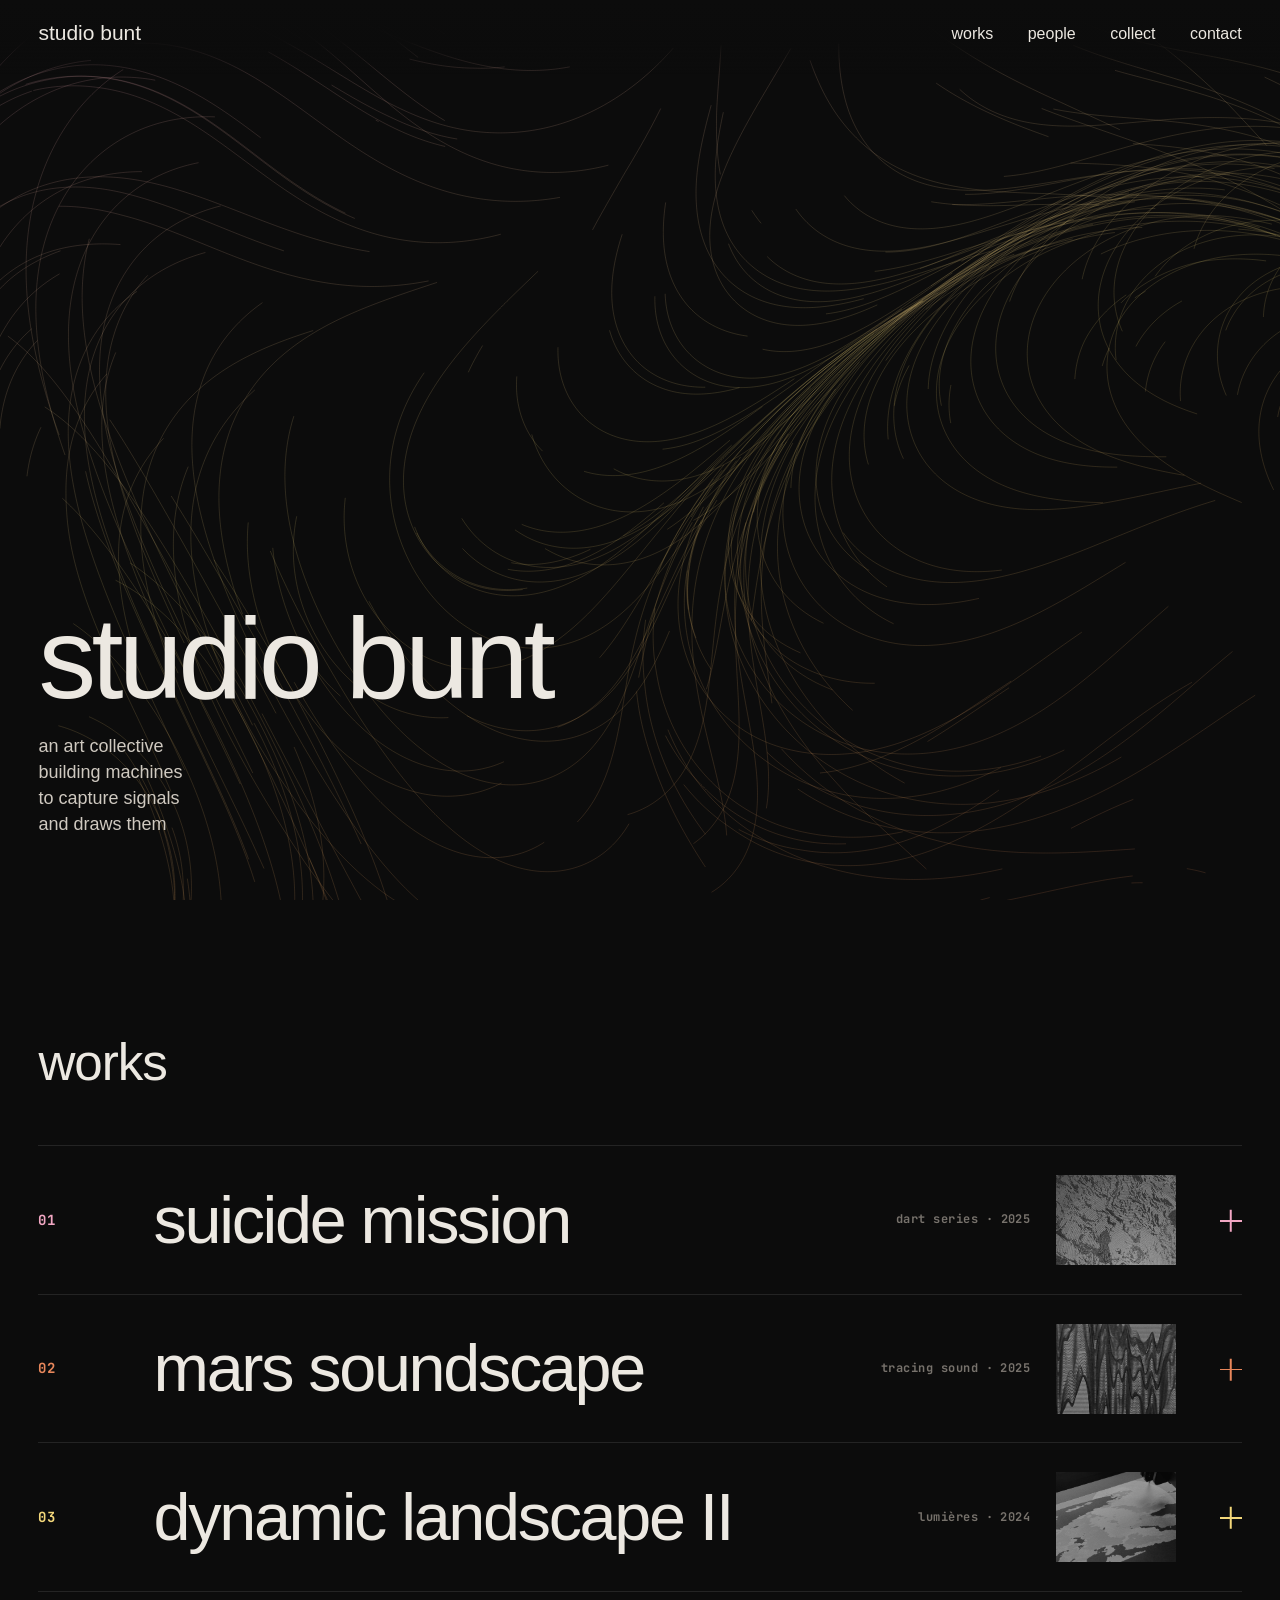
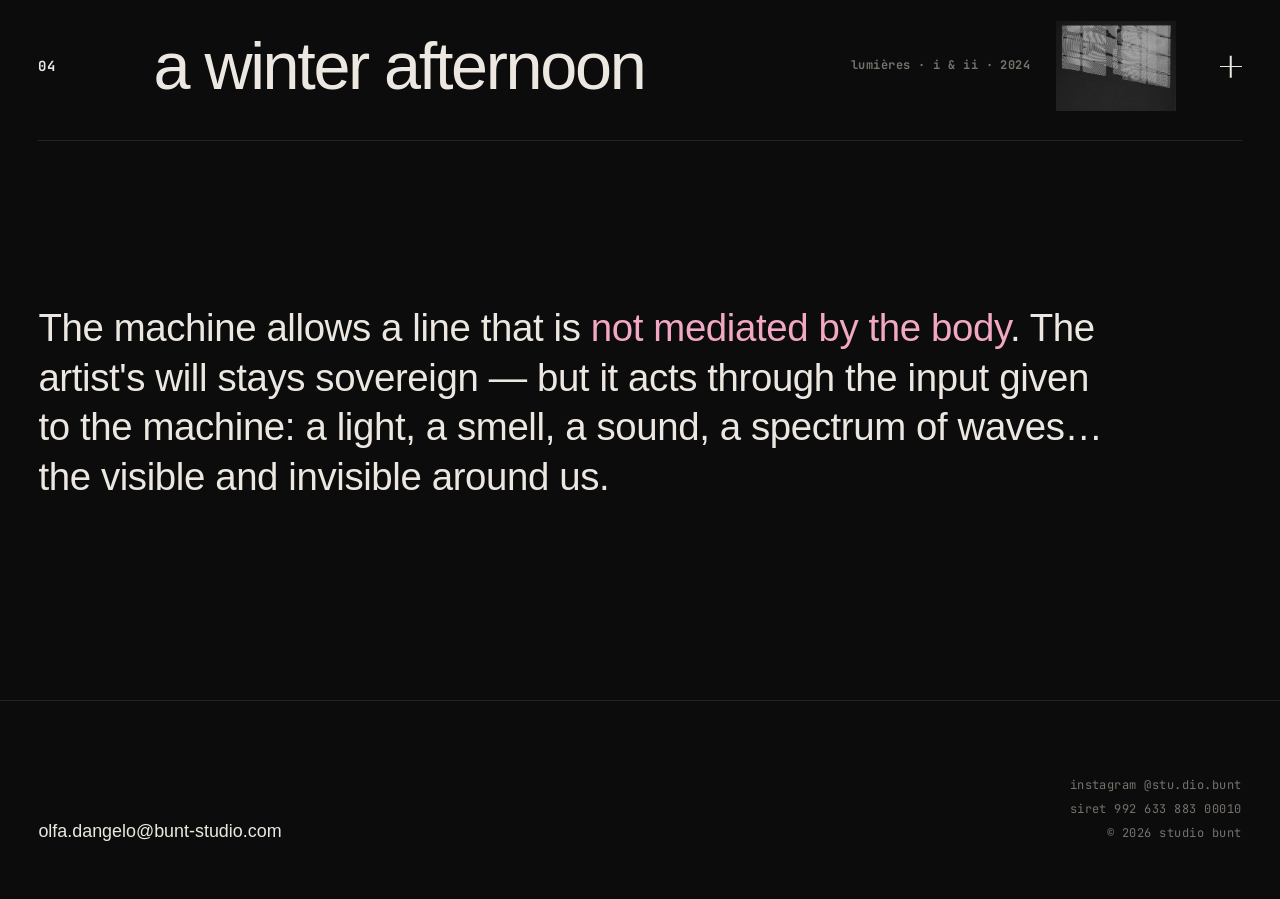
<file: index.html>
<!DOCTYPE html>
<html lang="en">
<head>
    <meta charset="UTF-8">
    <meta name="viewport" content="width=device-width, initial-scale=1.0">
    <title>studio bunt</title>
    <meta name="description" content="studio bunt: an art collective building machines to capture signals and draws them. Drawings by Olfa D'Angelo and Felix Kuthe.">
    <link rel="canonical" href="https://bunt-studio.com/">
    <meta property="og:title" content="studio bunt">
    <meta property="og:description" content="an art collective building machines to capture signals and draws them">
    <meta property="og:image" content="https://bunt-studio.com/images/works/dart-detail-2.jpg">
    <link rel="preconnect" href="https://fonts.googleapis.com">
    <link rel="preconnect" href="https://fonts.gstatic.com" crossorigin>
    <link href="https://fonts.googleapis.com/css2?family=JetBrains+Mono:wght@300;400&display=swap" rel="stylesheet">
    <link rel="stylesheet" href="css/style.css?v=10">
</head>
<body>

<header class="site-header">
    <a class="wordmark" href="index.html">studio bunt</a>
    <nav>
        <a href="#works">works</a>
        <a href="people.html">people</a>
        <a href="collect.html">collect</a>
        <a href="#contact">contact</a>
    </nav>
</header>

<section class="hero" style="padding:0">
    <canvas class="plot" data-pens="70" aria-hidden="true"></canvas>
    <div class="copy">
        <h1>studio bunt</h1>
        <p>an art collective<br>
            building machines<br>
            to capture signals<br>
            and draws them</p>
    </div>
</section>

<!-- ============ WORKS ============
     Each work is one <article class="work">: a row in the list that opens on click.
     To add a work: copy a whole article, give it a new id (also in aria-controls and the
     panel id), number and colour (style="--c: var(--pink)" / gold / copper / paper),
     then change the thumbnail, text and images.
     Images: <figure class="full"> spans the width, "half" takes half, "offset" is a
     narrower image pushed to the right. Clicking any image opens it large. -->
<section id="works" data-visible="5">   <!-- how many works show before "see more" -->
    <div class="sec-head"><h2>works</h2></div>


    <!-- 01 -->
    <article class="work" id="dart" style="--c: var(--pink)">
        <h3 class="work-head">
            <button type="button" aria-expanded="false" aria-controls="dart-panel">
                <span class="num mono">01</span>
                <span class="title">suicide mission</span>
                <span class="sub mono">DART series · 2025</span>
                <img class="thumb" src="images/works/dart-detail-2.jpg" alt="" loading="lazy">
                <span class="toggle" aria-hidden="true"></span>
            </button>
        </h3>
        <div class="work-panel" id="dart-panel"><div class="work-panel-inner">
        <div class="work-body">
            <div class="work-text">
                <p>On 26 September 2022, the DART probe — <i>double asteroid redirection test</i> — crashed straight into the asteroid Dimorphos, to test for the first time whether we could change an asteroid's course. A suicide mission: the probe disintegrated on impact.</p>
                <p>Just before the crash, it sent back its last images, the closest ever taken of an asteroid's surface. Those final signals are what the machine draws: the point of collision, the surface coming closer second after second… until the impact.</p>
                <table class="mono">
                    <tr><td>artist</td><td class="name"><a href="people.html#olfa-dangelo">Olfa D'Angelo</a></td></tr>
                    <tr><td>signal</td><td>last images before impact during <a class="ext" href="https://en.wikipedia.org/wiki/Double_Asteroid_Redirection_Test" target="_blank" rel="noopener" title="Double Asteroid Redirection Test — Wikipedia">DART</a> mission</td></tr>
                    <tr><td>medium</td><td>plotter, pigmented ink and india ink on cardboard</td></tr>
                    <tr><td>series</td><td>4 drawings</td></tr>
                    <tr><td>year</td><td>2025</td></tr>
                </table>
            </div>
            <div class="work-images">
                <figure class="half"><img src="images/works/dart-2-4.jpg" alt="Framed drawing, DART 2/4: pink and gold lines on dark cardboard" loading="lazy"><figcaption class="mono">DART 2/4</figcaption></figure>
                <figure class="half"><img src="images/works/dart-3-4.jpg" alt="Framed drawing, DART 3/4: a swirl of gold and pink lines" loading="lazy"><figcaption class="mono">DART 3/4</figcaption></figure>
                <figure class="half"><img src="images/works/dart-detail-1.jpg" alt="Close-up of fine concentric ink lines" loading="lazy"><figcaption class="mono">detail</figcaption></figure>
                <figure class="half"><img src="images/works/dart-detail-2.jpg" alt="Close-up of the asteroid surface in pink and gold ink" loading="lazy"><figcaption class="mono">detail</figcaption></figure>
                <figure class="full"><img src="images/works/dart-plotter.jpg" alt="The plotter drawing on cardboard" loading="lazy"><figcaption class="mono">the machine at work</figcaption></figure>
            </div>
        </div>
        </div></div>
    </article>

    <!-- 02 -->
    <article class="work" id="mars" style="--c: var(--copper)">
        <h3 class="work-head">
            <button type="button" aria-expanded="false" aria-controls="mars-panel">
                <span class="num mono">02</span>
                <span class="title">mars soundscape</span>
                <span class="sub mono">tracing sound · 2025</span>
                <img class="thumb" src="images/works/mars-soundscape-detail.jpg" alt="" loading="lazy">
                <span class="toggle" aria-hidden="true"></span>
            </button>
        </h3>
        <div class="work-panel" id="mars-panel"><div class="work-panel-inner">
        <div class="work-body">
            <div class="work-text">
                <p>On 24 December 2021, scientists from Toulouse in France were among the first to receive this signal from Mars. Sped up a hundred times, the recorded vibrations became audible to the human ear.</p>
                <p>The drawing holds that unique moment — the first time we could hear the wind blowing on Mars — traced as its wave spectrum, after transformation. Part of <i>tracing sound</i>.</p>
                <table class="mono">
                    <tr><td>artist</td><td class="name"><a href="people.html#olfa-dangelo">Olfa D'Angelo</a></td></tr>
                    <tr><td>signal</td><td>martian wind, ×100</td></tr>
                    <tr><td>medium</td><td>plotter, pigmented ink and india ink on paper</td></tr>
                    <tr><td>year</td><td>2025</td></tr>
                </table>
            </div>
            <div class="work-images">
                <figure class="full"><img src="images/works/mars-soundscape.jpg" alt="Copper drawing of a sound spectrum, clipped to a wooden board" loading="lazy"><figcaption class="mono">mars soundscape — orange/copper</figcaption></figure>
                <figure class="offset"><img src="images/works/mars-soundscape-detail.jpg" alt="Close-up of the stacked wave lines" loading="lazy"><figcaption class="mono">detail</figcaption></figure>
            </div>
        </div>
        </div></div>
    </article>

    <!-- 03 -->
    <article class="work" id="dynamic-landscape" style="--c: var(--gold)">
        <h3 class="work-head">
            <button type="button" aria-expanded="false" aria-controls="dynamic-landscape-panel">
                <span class="num mono">03</span>
                <span class="title">dynamic landscape II</span>
                <span class="sub mono">lumières · 2024</span>
                <img class="thumb" src="images/works/dynamic-landscape-2.jpg" alt="" loading="lazy">
                <span class="toggle" aria-hidden="true"></span>
            </button>
        </h3>
        <div class="work-panel" id="dynamic-landscape-panel"><div class="work-panel-inner">
        <div class="work-body">
            <div class="work-text">
                <p>A study of the perception of time passing, through the movement of clouds. Part of <i>lumières</i>, a project on how light — and its changes — shapes our sense of time and space.</p>
                <table class="mono">
                    <tr><td>artist</td><td class="name"><a href="people.html#olfa-dangelo">Olfa D'Angelo</a></td></tr>
                    <tr><td>signal</td><td>passing clouds</td></tr>
                    <tr><td>medium</td><td>plotter, pigmented india ink on paper</td></tr>
                    <tr><td>year</td><td>2024</td></tr>
                </table>
            </div>
            <div class="work-images">
                <figure class="full"><img src="images/works/dynamic-landscape-2.jpg" alt="Yellow and pink patches of ink on black paper, the plotter pen above" loading="lazy"><figcaption class="mono">in progress</figcaption></figure>
                <figure class="offset"><img src="images/works/dynamic-landscape-2-installed.jpg" alt="The drawing hung on a bookshelf" loading="lazy"><figcaption class="mono">installed</figcaption></figure>
            </div>
        </div>
        </div></div>
    </article>

    <!-- 04 -->
    <article class="work" id="winter-afternoon" style="--c: var(--paper)">
        <h3 class="work-head">
            <button type="button" aria-expanded="false" aria-controls="winter-afternoon-panel">
                <span class="num mono">04</span>
                <span class="title">a winter afternoon</span>
                <span class="sub mono">lumières · I &amp; II · 2024</span>
                <img class="thumb" src="images/works/winter-afternoon-1-landscape.jpg" alt="" loading="lazy">
                <span class="toggle" aria-hidden="true"></span>
            </button>
        </h3>
        <div class="work-panel" id="winter-afternoon-panel"><div class="work-panel-inner">
        <div class="work-body">
            <div class="work-text">
                <p>Light entering a room becomes a metaphor for passing time. The drawings recreate the languor of an afternoon spent looking out of the window. Part of <i>lumières</i>.</p>
                <p>The machine captures the variations of light in its surroundings over time and translates them into lines — a trace not mediated by the body.</p>
                <table class="mono">
                    <tr><td>artist</td><td class="name"><a href="people.html#felix-kuthe">Felix Kuthe</a></td></tr>
                    <tr><td>signal</td><td>light through a window</td></tr>
                    <tr><td>medium</td><td>drawing machine, acrylic marker on paper</td></tr>
                    <tr><td>year</td><td>2024</td></tr>
                </table>
            </div>
            <div class="work-images">
                <figure class="full"><img src="images/works/winter-afternoon-1-landscape.jpg" alt="White hatched rectangles of window light on black paper" loading="lazy"><figcaption class="mono">a winter afternoon I</figcaption></figure>
                <figure class="full"><img src="images/works/winter-afternoon-2.jpg" alt="Grey hatched lines of light on cream paper" loading="lazy"><figcaption class="mono">a winter afternoon II</figcaption></figure>
            </div>
        </div>
        </div></div>
    </article>
</section>

<div class="quote">
    The machine allows a line that is <em>not mediated by the body</em>. The artist's will stays sovereign — but it acts through the input given to the machine: a light, a smell, a sound, a spectrum of waves… the visible and invisible around us.
</div>

<!-- research section removed for now (see git history to bring it back) -->

<footer class="site-footer" id="contact">
    <a class="big" href="mailto:olfa.dangelo@bunt-studio.com">olfa.dangelo@bunt-studio.com</a>
    <div class="meta mono dim">
        <a href="https://www.instagram.com/stu.dio.bunt/">instagram @stu.dio.bunt</a><br>
        siret <a href="https://annuaire-entreprises.data.gouv.fr/etablissement/99263388300010" target="_blank" rel="noopener">992 633 883 00010</a><br>
        © 2026 studio bunt
    </div>
</footer>

<div class="lightbox" hidden><img alt=""><span class="mono">click or esc to close</span></div>

<script src="js/main.js?v=10"></script>
</body>
</html>
</file>
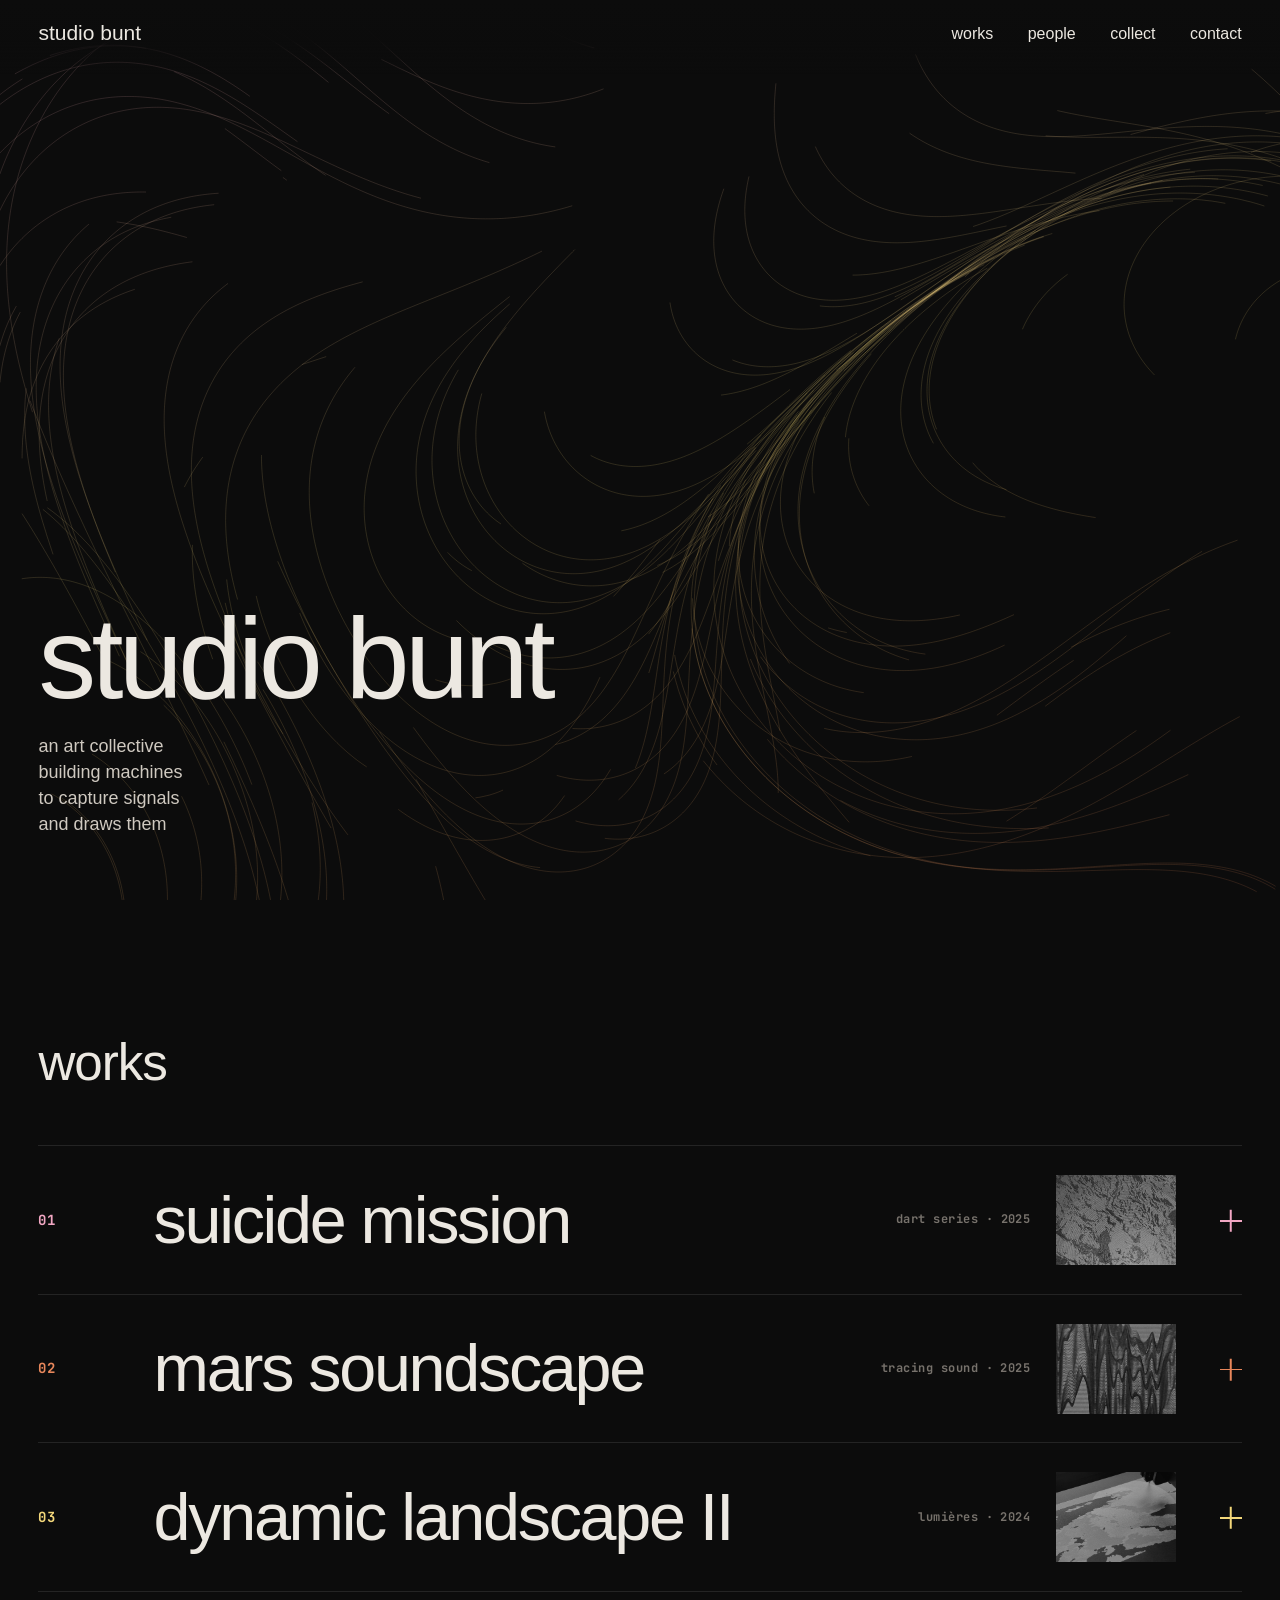
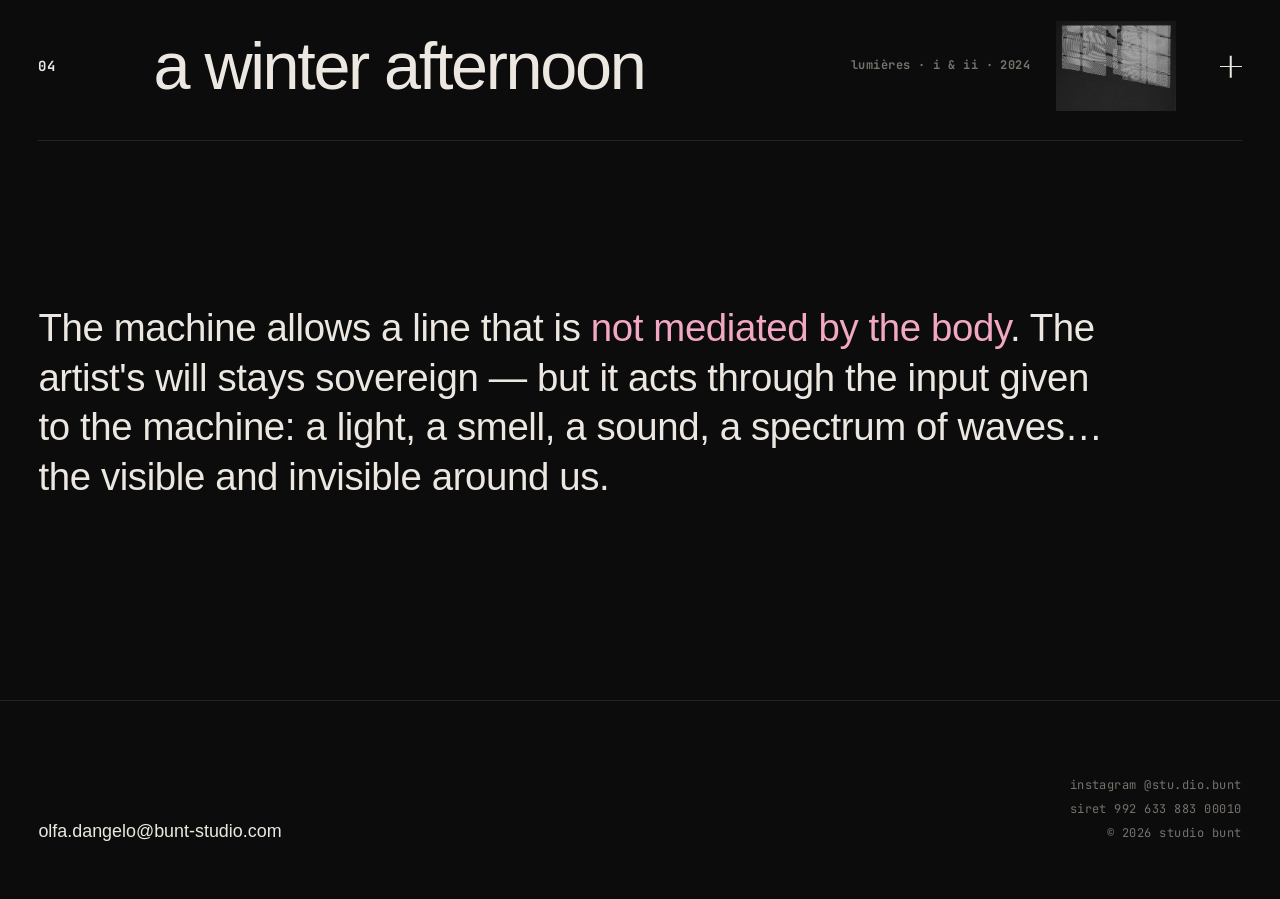
<file: artwork1.html>
<!DOCTYPE html>
<html lang="en">
<head>
    <meta charset="UTF-8">
    <meta name="robots" content="noindex">
    <title>studio bunt</title>
    <!-- Old template page: sends visitors to the home page. Safe to delete. -->
    <meta http-equiv="refresh" content="0; url=index.html#works">
    <link rel="canonical" href="https://bunt-studio.com/">
</head>
<body>
    <p><a href="index.html#works">studio bunt — works</a></p>
</body>
</html>
</file>
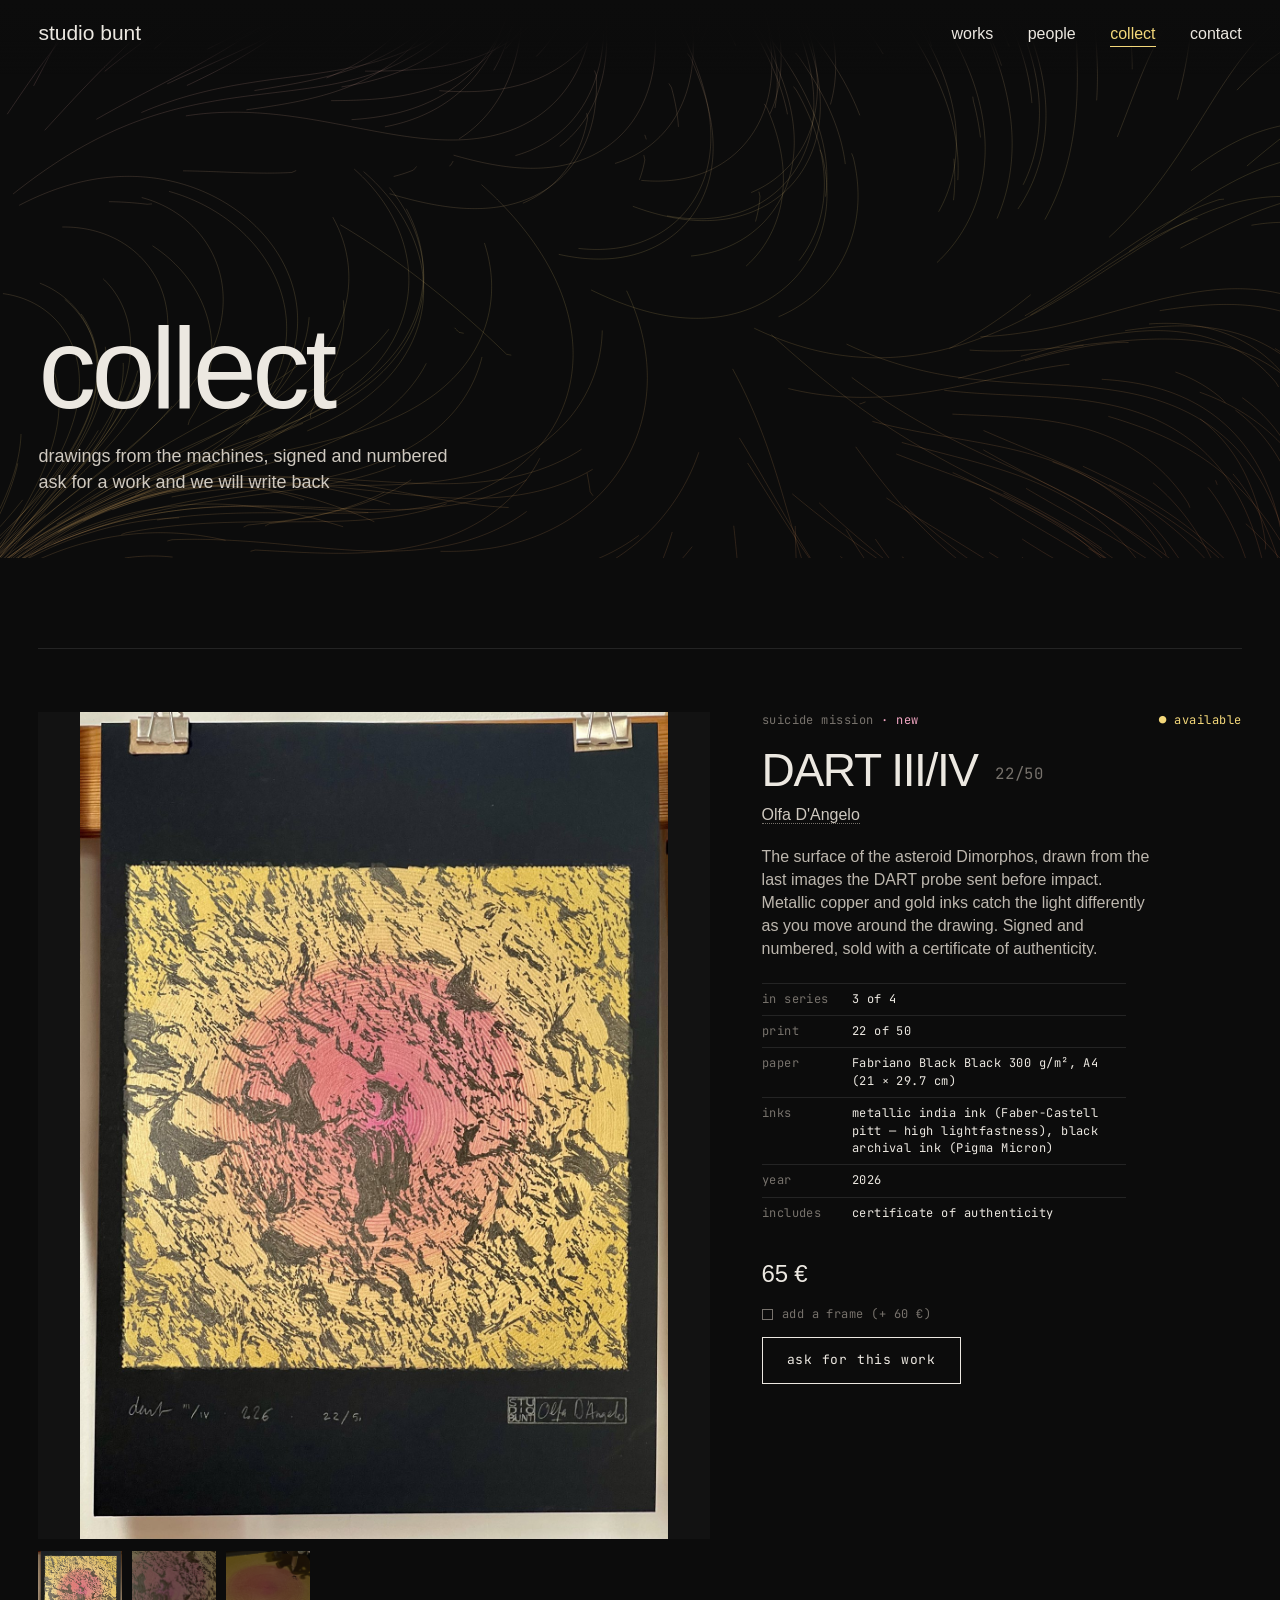
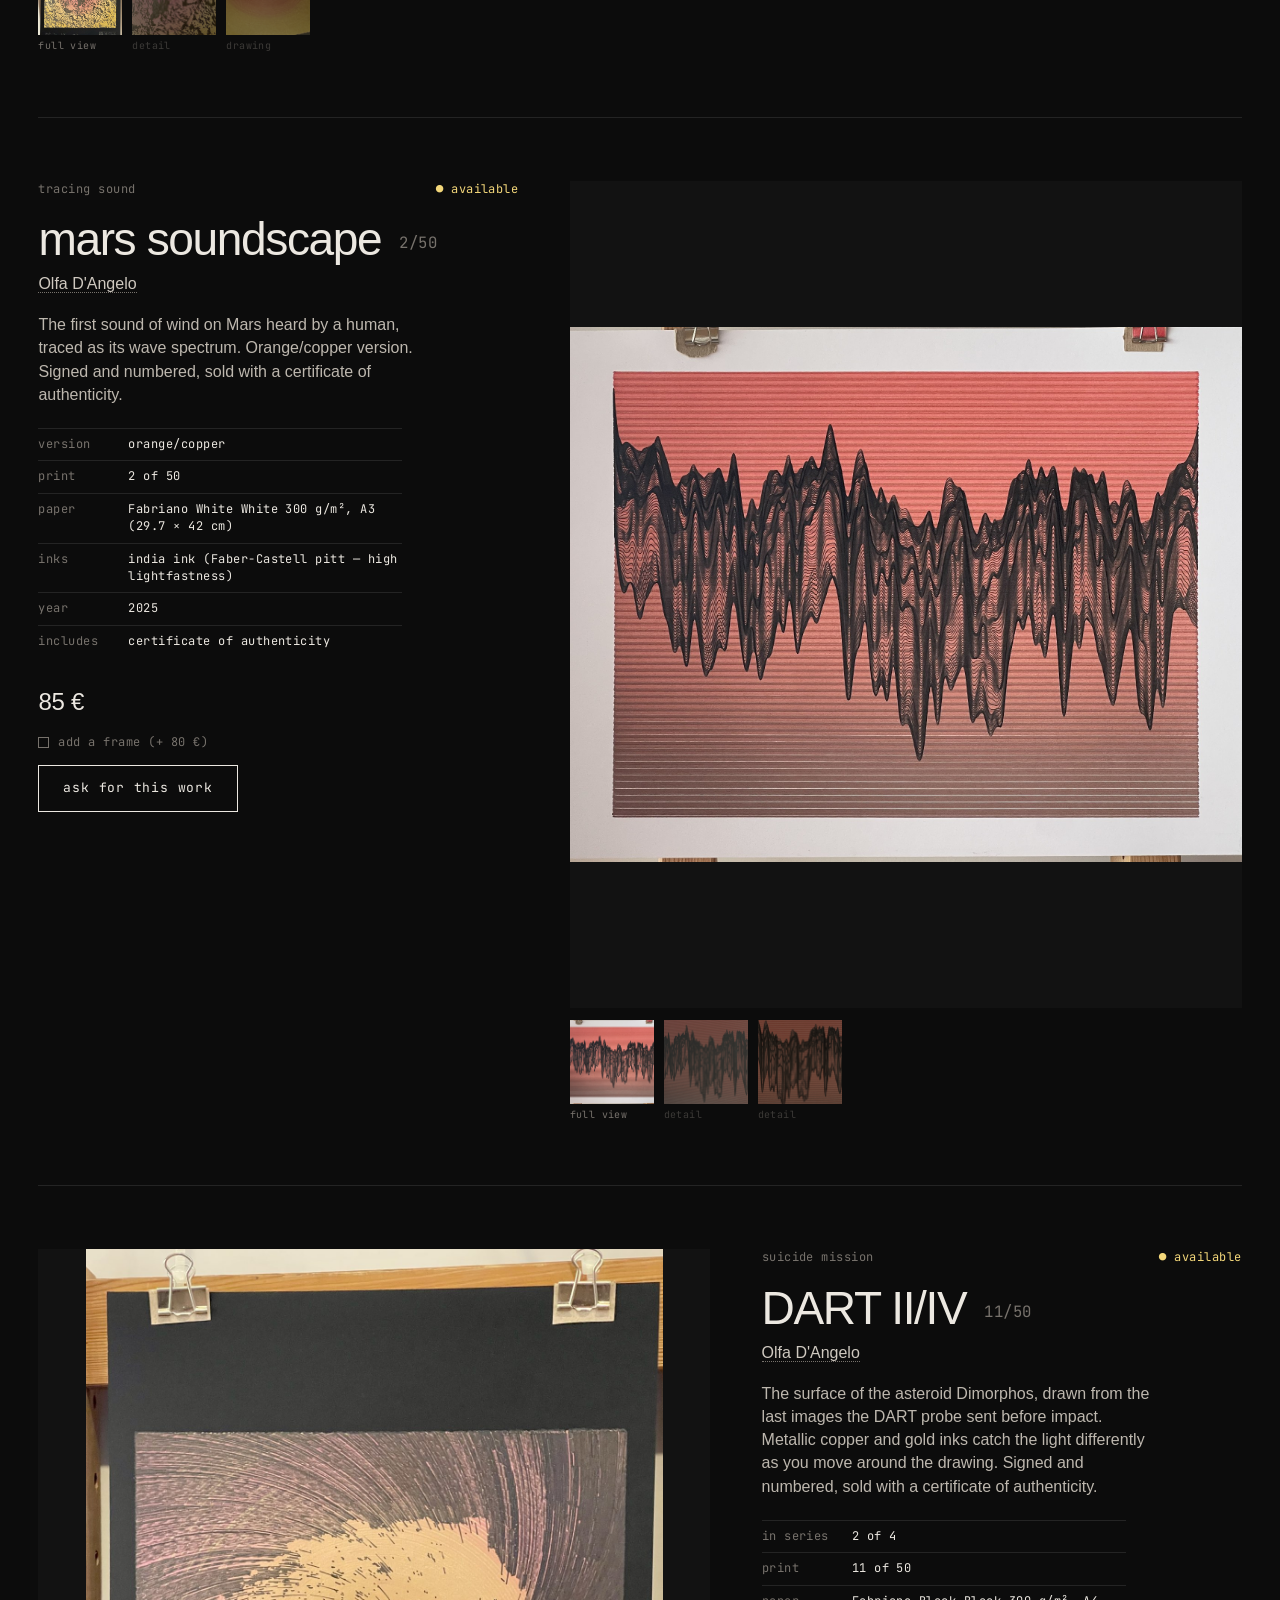
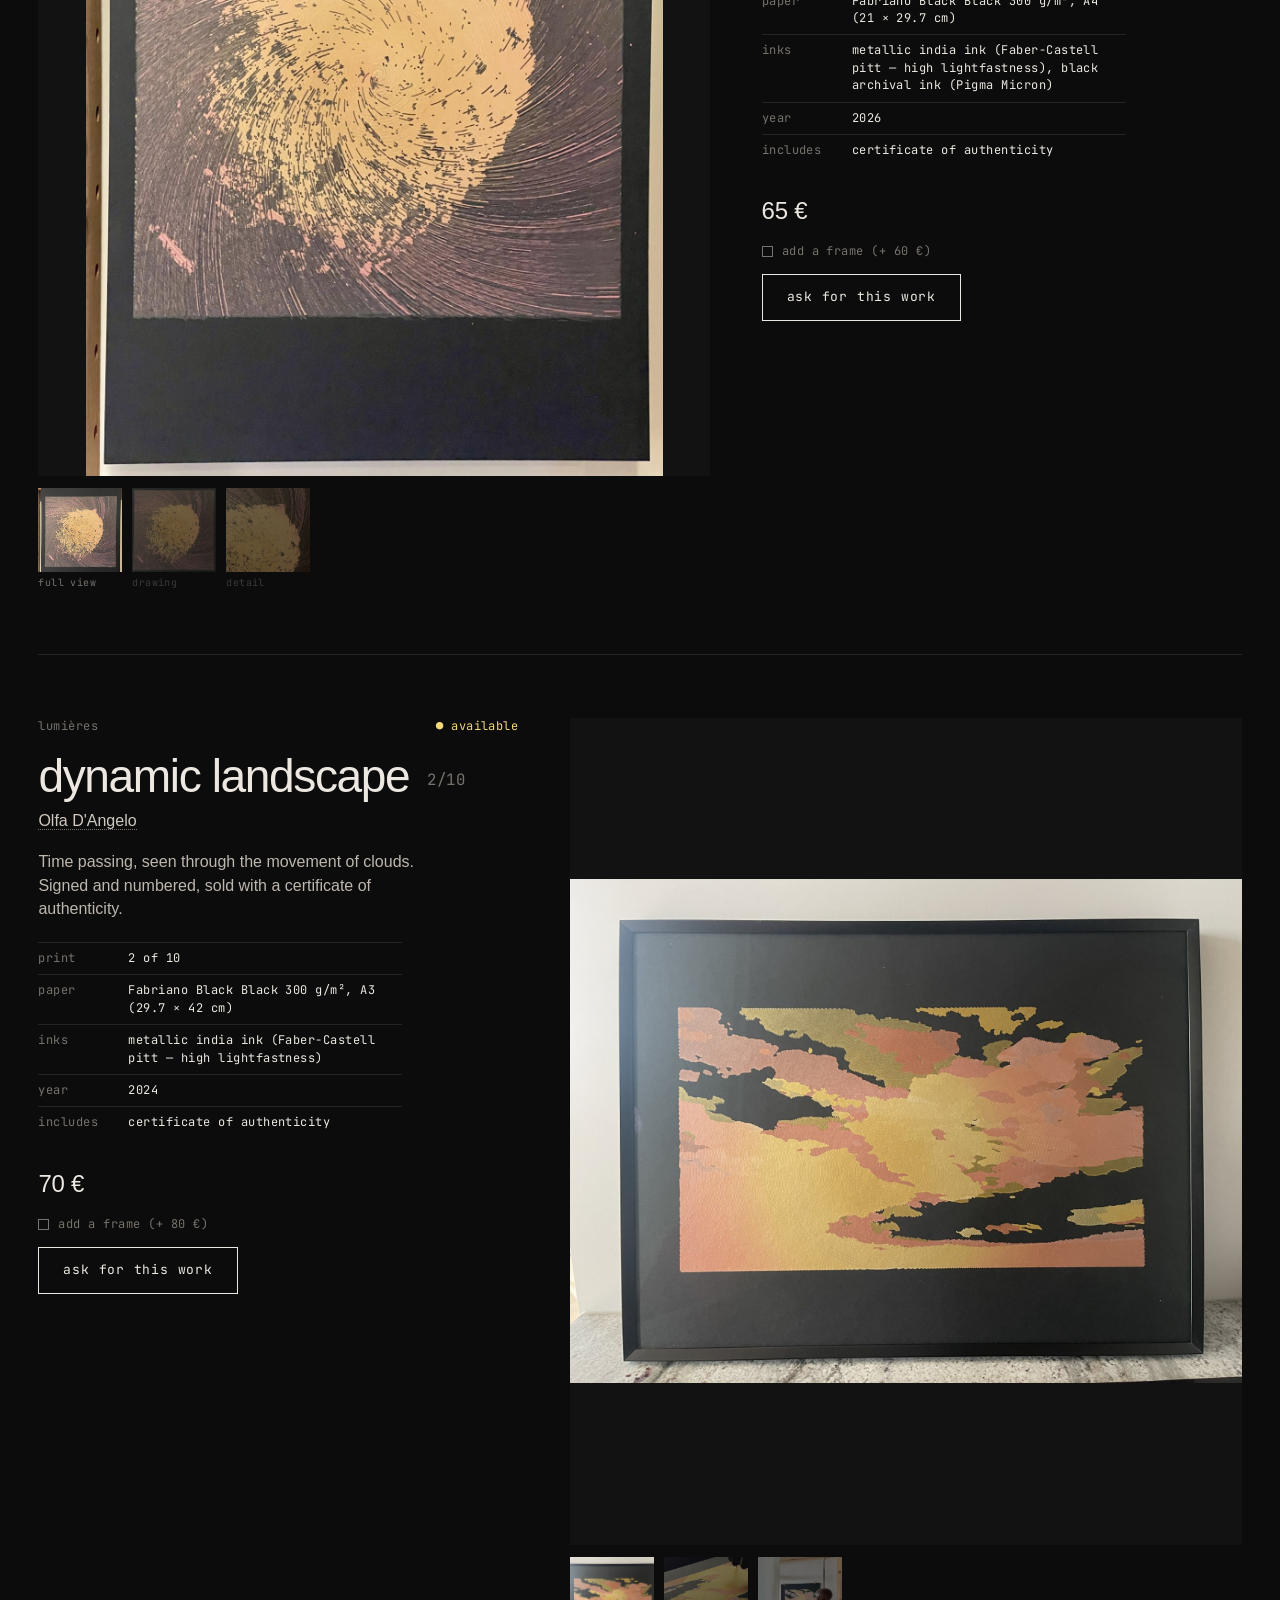
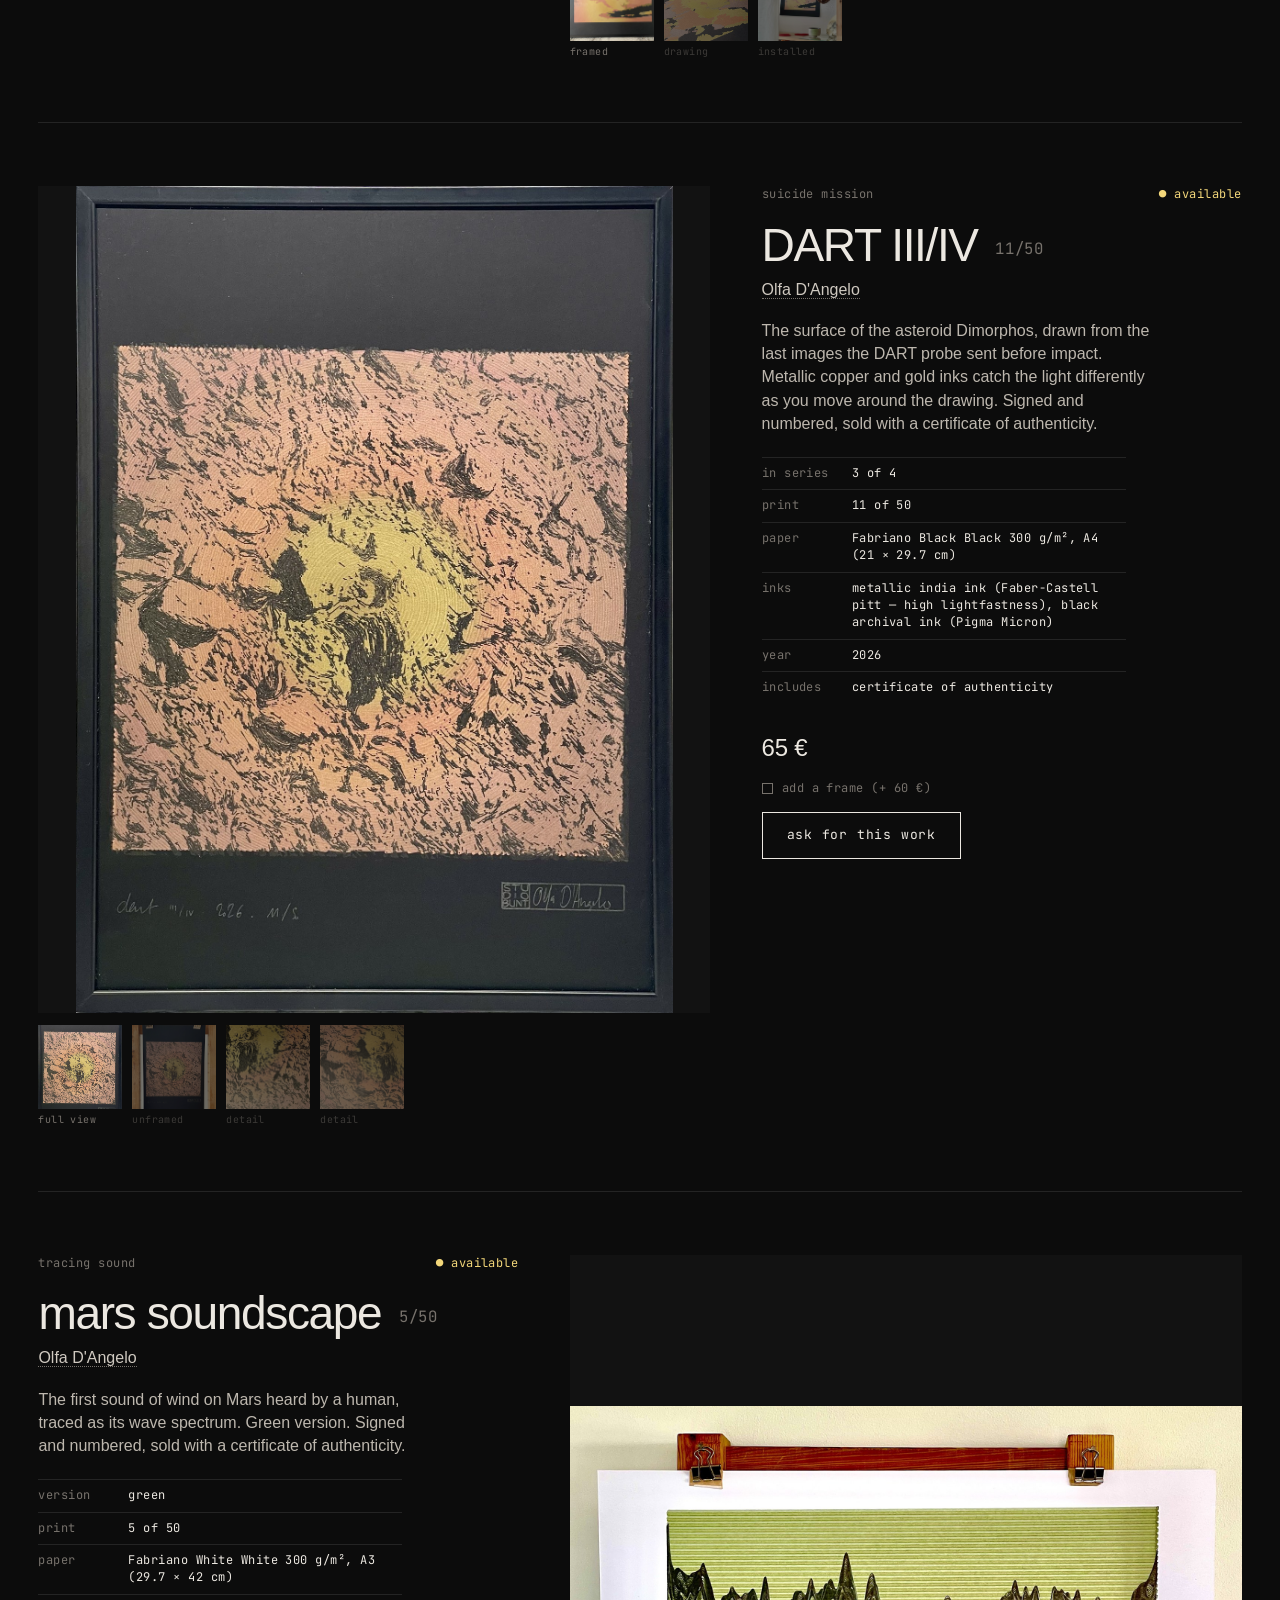
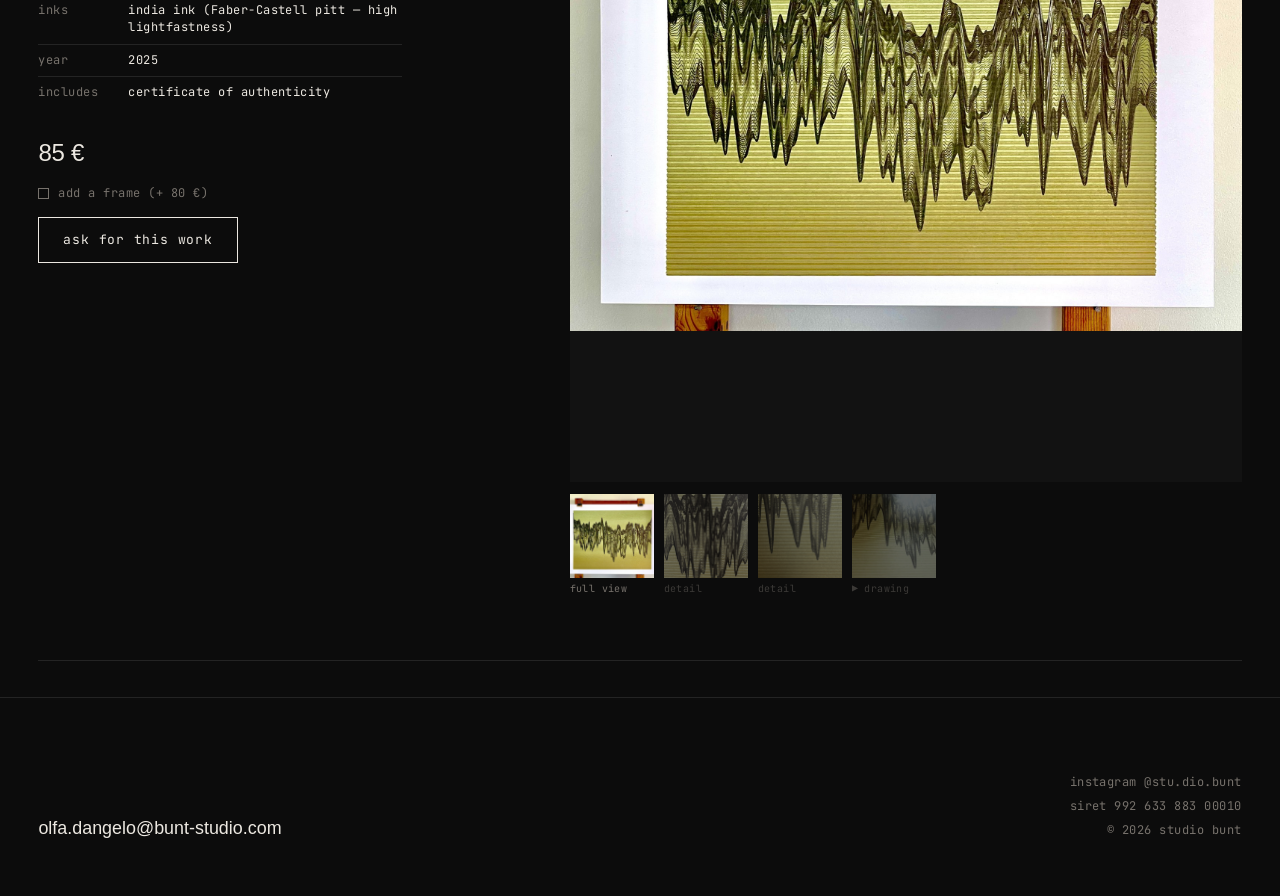
<file: collect.html>
<!DOCTYPE html>
<html lang="en">
<head>
    <meta charset="UTF-8">
    <meta name="viewport" content="width=device-width, initial-scale=1.0">
    <title>collect — studio bunt</title>
    <meta name="description" content="Collect drawings from the machines by studio bunt: signed and numbered prints, sold with a certificate of authenticity.">
    <link rel="canonical" href="https://bunt-studio.com/collect.html">
    <meta property="og:title" content="collect — studio bunt">
    <meta property="og:description" content="Drawings from the machines, signed and numbered.">
    <meta property="og:image" content="https://bunt-studio.com/images/collect/dart-iii-iv-11-50-full.jpg">
    <link rel="preconnect" href="https://fonts.googleapis.com">
    <link rel="preconnect" href="https://fonts.gstatic.com" crossorigin>
    <link href="https://fonts.googleapis.com/css2?family=JetBrains+Mono:wght@300;400&display=swap" rel="stylesheet">
    <link rel="stylesheet" href="css/style.css?v=10">
</head>
<body>

<header class="site-header">
    <a class="wordmark" href="index.html">studio bunt</a>
    <nav>
        <a href="index.html#works">works</a>
        <a href="people.html">people</a>
        <a href="collect.html" aria-current="page">collect</a>
        <a href="#contact">contact</a>
    </nav>
</header>

<section class="hero short" style="padding:0">
    <canvas class="plot" data-pens="55" data-seed="5" aria-hidden="true"></canvas>
    <div class="copy">
        <h1>collect</h1>
        <p>drawings from the machines, signed and numbered<br>ask for a work and we will write back</p>
    </div>
</section>

<!-- ============ COLLECT ============
     One <article class="piece"> per work. To change its status, set data-status to
     "available", "reserved" or "sold" (sold hides the button).
     Images go in images/collect/; the first thumbnail is the one shown first.
     Thumbnails: one <button class="t" data-src="..."> per image; the first is shown.
     A video: <button class="t video" data-video="....mp4"> plus a <video class="main-video" hidden> in the frame.
     "in series" = which drawing of the series it is (e.g. 2 of 4);
     "print"     = which print of the edition (e.g. 1 of 3 printed in total).
     Price: the main price is without frame. "add a frame" is optional: ticking it shows the
     frame note and adds "with frame" to the email. To not offer a frame, delete the
     <label class="frame-opt"> and <p class="frame-note"> lines. -->
<section class="collect">

    <article class="piece" id="dart-iii-iv-22-50" data-status="available">   <!-- status: available / reserved / sold -->
        <div class="piece-media">
            <div class="piece-frame"><img class="main" src="images/collect/dart-iii-iv-22-50-full.jpg" alt="DART III/IV, print 22/50, by Olfa D'Angelo: gold metallic lines with a pink crater on black paper" loading="lazy"></div>
            <div class="thumbs">
                <button type="button" class="t on" data-src="images/collect/dart-iii-iv-22-50-full.jpg" aria-label="show the full view"><img src="images/collect/dart-iii-iv-22-50-full.jpg" alt="" loading="lazy"><span class="mono">full view</span></button>
                <button type="button" class="t" data-src="images/collect/dart-iii-iv-22-50-detail.jpg" aria-label="show a detail of the crater"><img src="images/collect/dart-iii-iv-22-50-detail.jpg" alt="" loading="lazy"><span class="mono">detail</span></button>
                <button type="button" class="t" data-src="images/collect/dart-iii-iv-22-50-plotting.jpg" aria-label="show the machine drawing this print"><img src="images/collect/dart-iii-iv-22-50-plotting.jpg" alt="" loading="lazy"><span class="mono">drawing</span></button>
            </div>
        </div>
        <div class="piece-info">
            <div class="piece-top mono"><span class="series">suicide mission <span class="new">· new</span></span><span class="status"></span></div>
            <h2>DART III/IV <span class="ed mono">22/50</span></h2>
            <p class="artist"><a href="people.html#olfa-dangelo">Olfa D'Angelo</a></p>
            <p class="desc">The surface of the asteroid Dimorphos, drawn from the last images the DART probe sent before impact. Metallic copper and gold inks catch the light differently as you move around the drawing. Signed and numbered, sold with a certificate of authenticity.</p>
            <table class="mono">
                <tr><td>in series</td><td>3 of 4</td></tr>
                <tr><td>print</td><td>22 of 50</td></tr>
                <tr><td>paper</td><td><span class="keep-case">Fabriano Black Black 300 g/m², A4 (21 × 29.7 cm)</span></td></tr>
                <tr><td>inks</td><td>metallic india ink (<span class="keep-case">Faber-Castell</span> pitt — high lightfastness), black archival ink (<span class="keep-case">Pigma Micron</span>)</td></tr>
                <tr><td>year</td><td>2026</td></tr>
                <tr><td>includes</td><td>certificate of authenticity</td></tr>
            </table>
            <div class="piece-buy">
                <span class="price">65 €</span>
                <label class="frame-opt mono"><input type="checkbox"><span class="box" aria-hidden="true"></span>add a frame (+ 60 €)</label>
                <p class="frame-note">Black Nielsen A4 black mat frame. Anti-UV glass protects the inks from fading, and anti-reflective lets the metallic lines show their full shine, even in dark environments.</p>
                <a class="ask" href="mailto:olfa.dangelo@bunt-studio.com?subject=studio%20bunt%20%E2%80%94%20DART%20III/IV%2C%20print%2022/50&amp;body=Hello%2C%0A%0AI%20would%20like%20to%20ask%20about%20%22DART%20III/IV%22%20%28suicide%20mission%2C%20Olfa%20D%27Angelo%29%2C%20print%2022/50.%0A%0A">ask for this work</a>
            </div>
        </div>
    </article>

    <article class="piece" id="mars-soundscape-orange-2-50" data-status="available">   <!-- status: available / reserved / sold -->
        <div class="piece-media">
            <div class="piece-frame"><img class="main" src="images/collect/mars-soundscape-orange-full.jpg" alt="mars soundscape, orange/copper version, by Olfa D'Angelo: dark wave lines on an orange field, clipped to an easel" loading="lazy"></div>
            <div class="thumbs">
                <button type="button" class="t on" data-src="images/collect/mars-soundscape-orange-full.jpg" aria-label="show the full view"><img src="images/collect/mars-soundscape-orange-full.jpg" alt="" loading="lazy"><span class="mono">full view</span></button>
                <button type="button" class="t" data-src="images/collect/mars-soundscape-orange-detail-1.jpg" aria-label="show a detail of the wave lines"><img src="images/collect/mars-soundscape-orange-detail-1.jpg" alt="" loading="lazy"><span class="mono">detail</span></button>
                <button type="button" class="t" data-src="images/collect/mars-soundscape-orange-detail-2.jpg" aria-label="show a detail of the hatching"><img src="images/collect/mars-soundscape-orange-detail-2.jpg" alt="" loading="lazy"><span class="mono">detail</span></button>
            </div>
        </div>
        <div class="piece-info">
            <div class="piece-top mono"><span class="series">tracing sound</span><span class="status"></span></div>
            <h2>mars soundscape <span class="ed mono">2/50</span></h2>
            <p class="artist"><a href="people.html#olfa-dangelo">Olfa D'Angelo</a></p>
            <p class="desc">The first sound of wind on Mars heard by a human, traced as its wave spectrum. Orange/copper version. Signed and numbered, sold with a certificate of authenticity.</p>
            <table class="mono">
                <tr><td>version</td><td>orange/copper</td></tr>
                <tr><td>print</td><td>2 of 50</td></tr>
                <tr><td>paper</td><td><span class="keep-case">Fabriano White White 300 g/m², A3 (29.7 × 42 cm)</span></td></tr>
                <tr><td>inks</td><td>india ink (<span class="keep-case">Faber-Castell</span> pitt — high lightfastness)</td></tr>
                <tr><td>year</td><td>2025</td></tr>
                <tr><td>includes</td><td>certificate of authenticity</td></tr>
            </table>
            <div class="piece-buy">
                <span class="price">85 €</span>
                <label class="frame-opt mono"><input type="checkbox"><span class="box" aria-hidden="true"></span>add a frame (+ 80 €)</label>
                <p class="frame-note">Nielsen A3 white mat frame. Anti-UV glass protects the inks from fading, and anti-reflective lets the lines show their full depth, even in dark environments.</p>
                <a class="ask" href="mailto:olfa.dangelo@bunt-studio.com?subject=studio%20bunt%20%E2%80%94%20mars%20soundscape%20%28orange/copper%29%2C%20print%202/50&amp;body=Hello%2C%0A%0AI%20would%20like%20to%20ask%20about%20%22mars%20soundscape%22%2C%20orange/copper%20version%20%28tracing%20sound%2C%20Olfa%20D%27Angelo%29%2C%20print%202/50.%0A%0A">ask for this work</a>
            </div>
        </div>
    </article>

    <article class="piece" id="dart-ii-iv-11-50" data-status="available">   <!-- status: available / reserved / sold -->
        <div class="piece-media">
            <div class="piece-frame"><img class="main" src="images/collect/dart-ii-iv-11-50-full.jpg" alt="DART II/IV, print 11/50, by Olfa D'Angelo: a swirl of copper and pink metallic lines on black paper" loading="lazy"></div>
            <div class="thumbs">
                <button type="button" class="t on" data-src="images/collect/dart-ii-iv-11-50-full.jpg" aria-label="show the full view"><img src="images/collect/dart-ii-iv-11-50-full.jpg" alt="" loading="lazy"><span class="mono">full view</span></button>
                <button type="button" class="t" data-src="images/collect/dart-ii-iv-11-50-drawing.jpg" aria-label="show the drawn area"><img src="images/collect/dart-ii-iv-11-50-drawing.jpg" alt="" loading="lazy"><span class="mono">drawing</span></button>
                <button type="button" class="t" data-src="images/collect/dart-ii-iv-11-50-detail.jpg" aria-label="show a detail of the metallic lines"><img src="images/collect/dart-ii-iv-11-50-detail.jpg" alt="" loading="lazy"><span class="mono">detail</span></button>
            </div>
        </div>
        <div class="piece-info">
            <div class="piece-top mono"><span class="series">suicide mission</span><span class="status"></span></div>
            <h2>DART II/IV <span class="ed mono">11/50</span></h2>
            <p class="artist"><a href="people.html#olfa-dangelo">Olfa D'Angelo</a></p>
            <p class="desc">The surface of the asteroid Dimorphos, drawn from the last images the DART probe sent before impact. Metallic copper and gold inks catch the light differently as you move around the drawing. Signed and numbered, sold with a certificate of authenticity.</p>
            <table class="mono">
                <tr><td>in series</td><td>2 of 4</td></tr>
                <tr><td>print</td><td>11 of 50</td></tr>
                <tr><td>paper</td><td><span class="keep-case">Fabriano Black Black 300 g/m², A4 (21 × 29.7 cm)</span></td></tr>
                <tr><td>inks</td><td>metallic india ink (<span class="keep-case">Faber-Castell</span> pitt — high lightfastness), black archival ink (<span class="keep-case">Pigma Micron</span>)</td></tr>
                <tr><td>year</td><td>2026</td></tr>
                <tr><td>includes</td><td>certificate of authenticity</td></tr>
            </table>
            <div class="piece-buy">
                <span class="price">65 €</span>
                <label class="frame-opt mono"><input type="checkbox"><span class="box" aria-hidden="true"></span>add a frame (+ 60 €)</label>
                <p class="frame-note">Black Nielsen A4 black mat frame. Anti-UV glass protects the inks from fading, and anti-reflective lets the metallic lines show their full shine, even in dark environments.</p>
                <a class="ask" href="mailto:olfa.dangelo@bunt-studio.com?subject=studio%20bunt%20%E2%80%94%20DART%20II/IV%2C%20print%2011/50&amp;body=Hello%2C%0A%0AI%20would%20like%20to%20ask%20about%20%22DART%20II/IV%22%20%28suicide%20mission%2C%20Olfa%20D%27Angelo%29%2C%20print%2011/50.%0A%0A">ask for this work</a>
            </div>
        </div>
    </article>

    <article class="piece" id="dynamic-landscape-2-10" data-status="available">   <!-- status: available / reserved / sold -->
        <div class="piece-media">
            <div class="piece-frame"><img class="main" src="images/collect/dynamic-landscape-framed.jpg" alt="dynamic landscape by Olfa D'Angelo, framed: clouds in pink, copper and gold metallic ink on black paper" loading="lazy"></div>
            <div class="thumbs">
                <button type="button" class="t on" data-src="images/collect/dynamic-landscape-framed.jpg" aria-label="show the framed view"><img src="images/collect/dynamic-landscape-framed.jpg" alt="" loading="lazy"><span class="mono">framed</span></button>
                <button type="button" class="t" data-src="images/works/dynamic-landscape-2.jpg" aria-label="show the drawing in progress"><img src="images/works/dynamic-landscape-2.jpg" alt="" loading="lazy"><span class="mono">drawing</span></button>
                <button type="button" class="t" data-src="images/works/dynamic-landscape-2-installed.jpg" aria-label="show the drawing installed"><img src="images/works/dynamic-landscape-2-installed.jpg" alt="" loading="lazy"><span class="mono">installed</span></button>
            </div>
        </div>
        <div class="piece-info">
            <div class="piece-top mono"><span class="series">lumières</span><span class="status"></span></div>
            <h2>dynamic landscape <span class="ed mono">2/10</span></h2>
            <p class="artist"><a href="people.html#olfa-dangelo">Olfa D'Angelo</a></p>
            <p class="desc">Time passing, seen through the movement of clouds. Signed and numbered, sold with a certificate of authenticity.</p>
            <table class="mono">
                <tr><td>print</td><td>2 of 10</td></tr>
                <tr><td>paper</td><td><span class="keep-case">Fabriano Black Black 300 g/m², A3 (29.7 × 42 cm)</span></td></tr>
                <tr><td>inks</td><td>metallic india ink (<span class="keep-case">Faber-Castell</span> pitt — high lightfastness)</td></tr>
                <tr><td>year</td><td>2024</td></tr>
                <tr><td>includes</td><td>certificate of authenticity</td></tr>
            </table>
            <div class="piece-buy">
                <span class="price">70 €</span>
                <label class="frame-opt mono"><input type="checkbox"><span class="box" aria-hidden="true"></span>add a frame (+ 80 €)</label>
                <p class="frame-note">Black Nielsen A3 black mat frame. Anti-UV glass protects the inks from fading, and anti-reflective lets the metallic lines show their full shine, even in dark environments.</p>
                <a class="ask" href="mailto:olfa.dangelo@bunt-studio.com?subject=studio%20bunt%20%E2%80%94%20dynamic%20landscape%2C%20print%202/10&amp;body=Hello%2C%0A%0AI%20would%20like%20to%20ask%20about%20%22dynamic%20landscape%22%20%28lumi%C3%A8res%2C%20Olfa%20D%27Angelo%29%2C%20print%202/10.%0A%0A">ask for this work</a>
            </div>
        </div>
    </article>

    <article class="piece" id="dart-iii-iv-11-50" data-status="available">   <!-- status: available / reserved / sold -->
        <div class="piece-media">
            <div class="piece-frame"><img class="main" src="images/collect/dart-iii-iv-11-50-full.jpg" alt="DART III/IV by Olfa D'Angelo, framed: pink and gold metallic lines on black paper" loading="lazy"></div>
            <div class="thumbs">
                <button type="button" class="t on" data-src="images/collect/dart-iii-iv-11-50-full.jpg" aria-label="show the full view"><img src="images/collect/dart-iii-iv-11-50-full.jpg" alt="" loading="lazy"><span class="mono">full view</span></button>
                <button type="button" class="t" data-src="images/collect/dart-iii-iv-11-50-unframed.jpg" aria-label="show the drawing unframed"><img src="images/collect/dart-iii-iv-11-50-unframed.jpg" alt="" loading="lazy"><span class="mono">unframed</span></button>
                <button type="button" class="t" data-src="images/collect/dart-iii-iv-11-50-detail-1.jpg" aria-label="show a detail of the crater"><img src="images/collect/dart-iii-iv-11-50-detail-1.jpg" alt="" loading="lazy"><span class="mono">detail</span></button>
                <button type="button" class="t" data-src="images/collect/dart-iii-iv-11-50-detail-2.jpg" aria-label="show a detail of the metallic inks"><img src="images/collect/dart-iii-iv-11-50-detail-2.jpg" alt="" loading="lazy"><span class="mono">detail</span></button>
            </div>
        </div>
        <div class="piece-info">
            <div class="piece-top mono"><span class="series">suicide mission</span><span class="status"></span></div>
            <h2>DART III/IV <span class="ed mono">11/50</span></h2>
            <p class="artist"><a href="people.html#olfa-dangelo">Olfa D'Angelo</a></p>
            <p class="desc">The surface of the asteroid Dimorphos, drawn from the last images the DART probe sent before impact. Metallic copper and gold inks catch the light differently as you move around the drawing. Signed and numbered, sold with a certificate of authenticity.</p>
            <table class="mono">
                <tr><td>in series</td><td>3 of 4</td></tr>
                <tr><td>print</td><td>11 of 50</td></tr>
                <tr><td>paper</td><td><span class="keep-case">Fabriano Black Black 300 g/m², A4 (21 × 29.7 cm)</span></td></tr>
                <tr><td>inks</td><td>metallic india ink (<span class="keep-case">Faber-Castell</span> pitt — high lightfastness), black archival ink (<span class="keep-case">Pigma Micron</span>)</td></tr>
                <tr><td>year</td><td>2026</td></tr>
                <tr><td>includes</td><td>certificate of authenticity</td></tr>
            </table>
            <div class="piece-buy">
                <span class="price">65 €</span>
                <label class="frame-opt mono"><input type="checkbox"><span class="box" aria-hidden="true"></span>add a frame (+ 60 €)</label>
                <p class="frame-note">Black Nielsen A4 black mat frame. Anti-UV glass protects the inks from fading, and anti-reflective lets the metallic lines show their full shine, even in dark environments.</p>
                <a class="ask" href="mailto:olfa.dangelo@bunt-studio.com?subject=studio%20bunt%20%E2%80%94%20DART%20III/IV%2C%20print%2011/50&amp;body=Hello%2C%0A%0AI%20would%20like%20to%20ask%20about%20%22DART%20III/IV%22%20%28suicide%20mission%2C%20Olfa%20D%27Angelo%29%2C%20print%2011/50.%0A%0A">ask for this work</a>
            </div>
        </div>
    </article>

    <article class="piece" id="mars-soundscape-green-5-50" data-status="available">   <!-- status: available / reserved / sold -->
        <div class="piece-media">
            <div class="piece-frame"><img class="main" src="images/collect/mars-soundscape-green-5-50-full.jpg" alt="mars soundscape, green version, by Olfa D'Angelo: dark wave lines on a green-gold background, clipped to a wooden board" loading="lazy"><video class="main-video" muted loop playsinline preload="none" poster="images/collect/mars-soundscape-green-5-50-plotting.jpg" hidden></video></div>
            <div class="thumbs">
                <button type="button" class="t on" data-src="images/collect/mars-soundscape-green-5-50-full.jpg" aria-label="show the full view"><img src="images/collect/mars-soundscape-green-5-50-full.jpg" alt="" loading="lazy"><span class="mono">full view</span></button>
                <button type="button" class="t" data-src="images/collect/mars-soundscape-green-5-50-detail-1.jpg" aria-label="show a detail of the wave lines"><img src="images/collect/mars-soundscape-green-5-50-detail-1.jpg" alt="" loading="lazy"><span class="mono">detail</span></button>
                <button type="button" class="t" data-src="images/collect/mars-soundscape-green-5-50-detail-2.jpg" aria-label="show a detail of the hatching"><img src="images/collect/mars-soundscape-green-5-50-detail-2.jpg" alt="" loading="lazy"><span class="mono">detail</span></button>
                <button type="button" class="t video" data-video="images/collect/mars-soundscape-green-5-50-plotting.mp4" aria-label="play a video of the machine drawing"><img src="images/collect/mars-soundscape-green-5-50-plotting.jpg" alt="" loading="lazy"><span class="mono">▶ drawing</span></button>
            </div>
        </div>
        <div class="piece-info">
            <div class="piece-top mono"><span class="series">tracing sound</span><span class="status"></span></div>
            <h2>mars soundscape <span class="ed mono">5/50</span></h2>
            <p class="artist"><a href="people.html#olfa-dangelo">Olfa D'Angelo</a></p>
            <p class="desc">The first sound of wind on Mars heard by a human, traced as its wave spectrum. Green version. Signed and numbered, sold with a certificate of authenticity.</p>
            <table class="mono">
                <tr><td>version</td><td>green</td></tr>
                <tr><td>print</td><td>5 of 50</td></tr>
                <tr><td>paper</td><td><span class="keep-case">Fabriano White White 300 g/m², A3 (29.7 × 42 cm)</span></td></tr>
                <tr><td>inks</td><td>india ink (<span class="keep-case">Faber-Castell</span> pitt — high lightfastness)</td></tr>
                <tr><td>year</td><td>2025</td></tr>
                <tr><td>includes</td><td>certificate of authenticity</td></tr>
            </table>
            <div class="piece-buy">
                <span class="price">85 €</span>
                <label class="frame-opt mono"><input type="checkbox"><span class="box" aria-hidden="true"></span>add a frame (+ 80 €)</label>
                <p class="frame-note">Nielsen A3 white mat frame. Anti-UV glass protects the inks from fading, and anti-reflective lets the lines show their full depth, even in dark environments.</p>
                <a class="ask" href="mailto:olfa.dangelo@bunt-studio.com?subject=studio%20bunt%20%E2%80%94%20mars%20soundscape%20%28green%29%2C%20print%205/50&amp;body=Hello%2C%0A%0AI%20would%20like%20to%20ask%20about%20%22mars%20soundscape%22%2C%20green%20version%20%28tracing%20sound%2C%20Olfa%20D%27Angelo%29%2C%20print%205/50.%0A%0A">ask for this work</a>
            </div>
        </div>
    </article>

</section>

<footer class="site-footer" id="contact">
    <a class="big" href="mailto:olfa.dangelo@bunt-studio.com">olfa.dangelo@bunt-studio.com</a>
    <div class="meta mono dim">
        <a href="https://www.instagram.com/stu.dio.bunt/">instagram @stu.dio.bunt</a><br>
        siret <a href="https://annuaire-entreprises.data.gouv.fr/etablissement/99263388300010" target="_blank" rel="noopener">992 633 883 00010</a><br>
        © 2026 studio bunt
    </div>
</footer>

<div class="lightbox" hidden><img alt=""><span class="mono">click or esc to close</span></div>

<script src="js/main.js?v=10"></script>
</body>
</html>
</file>
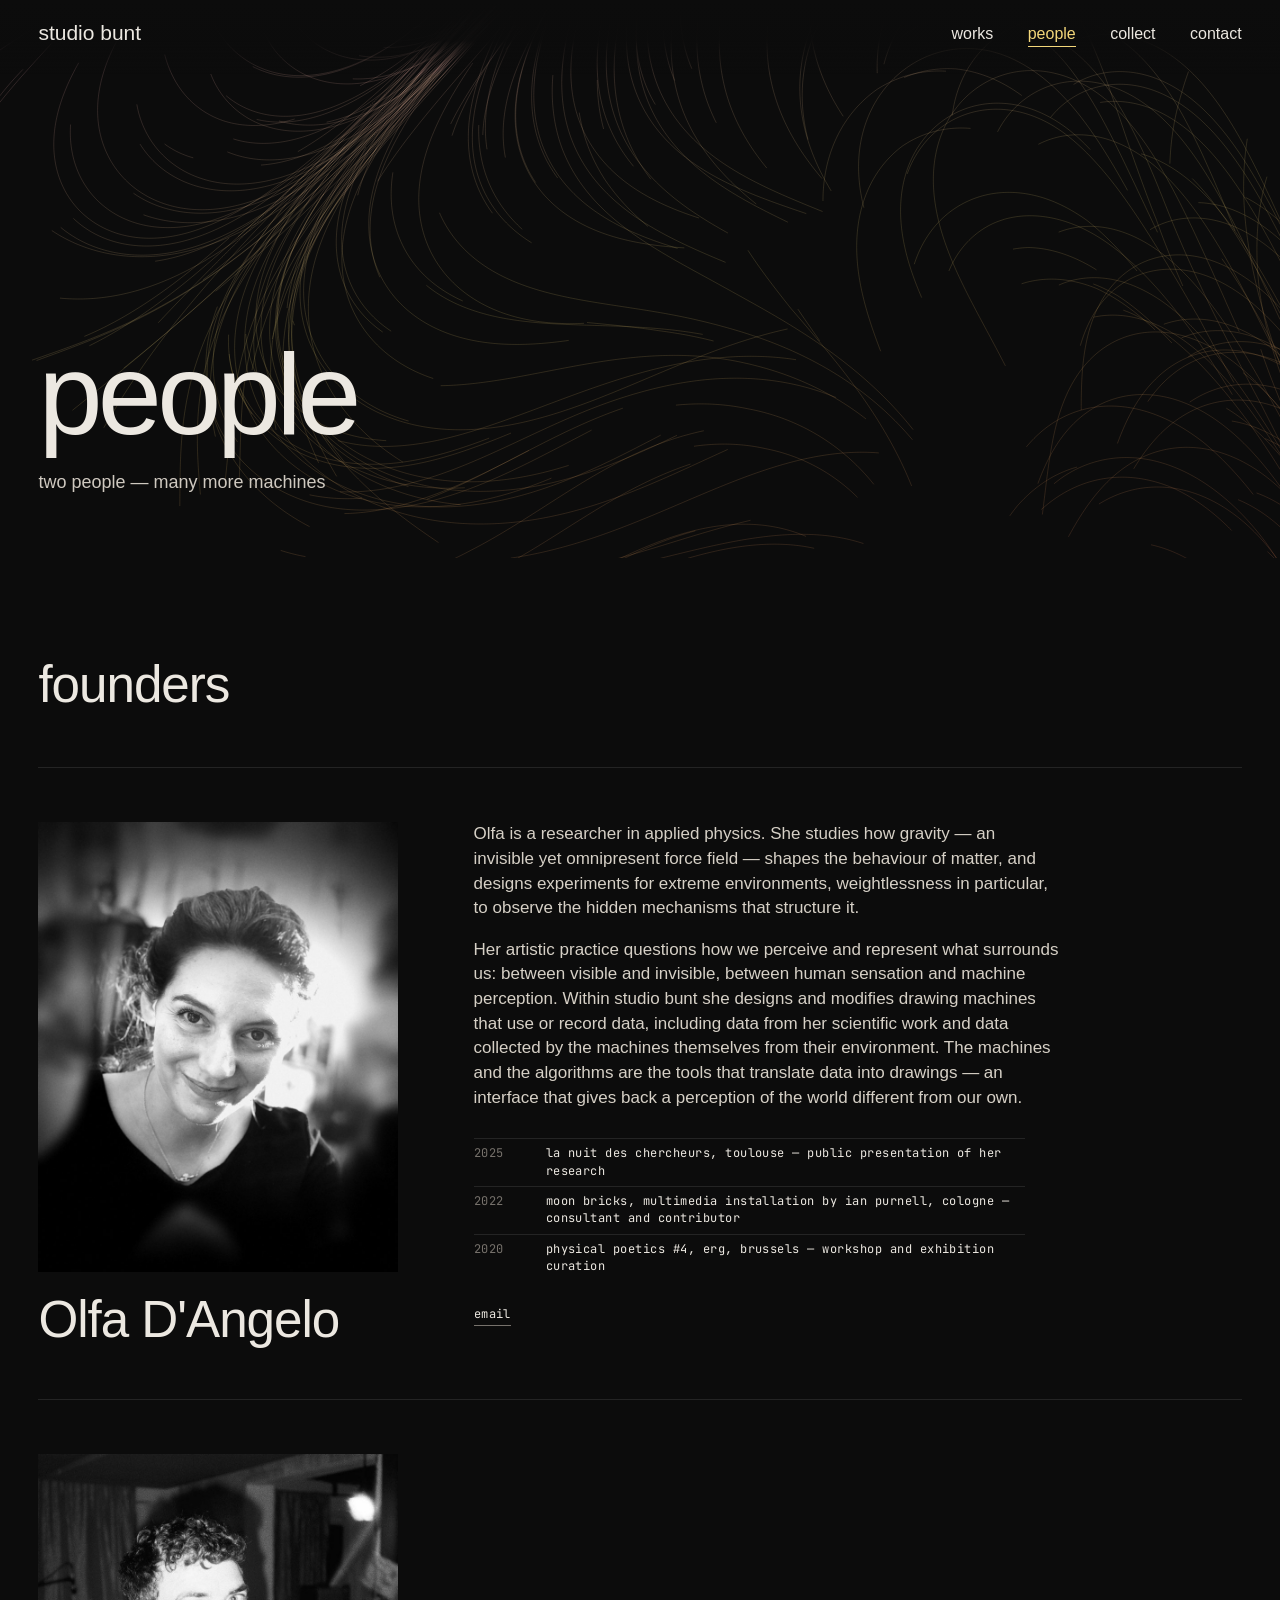
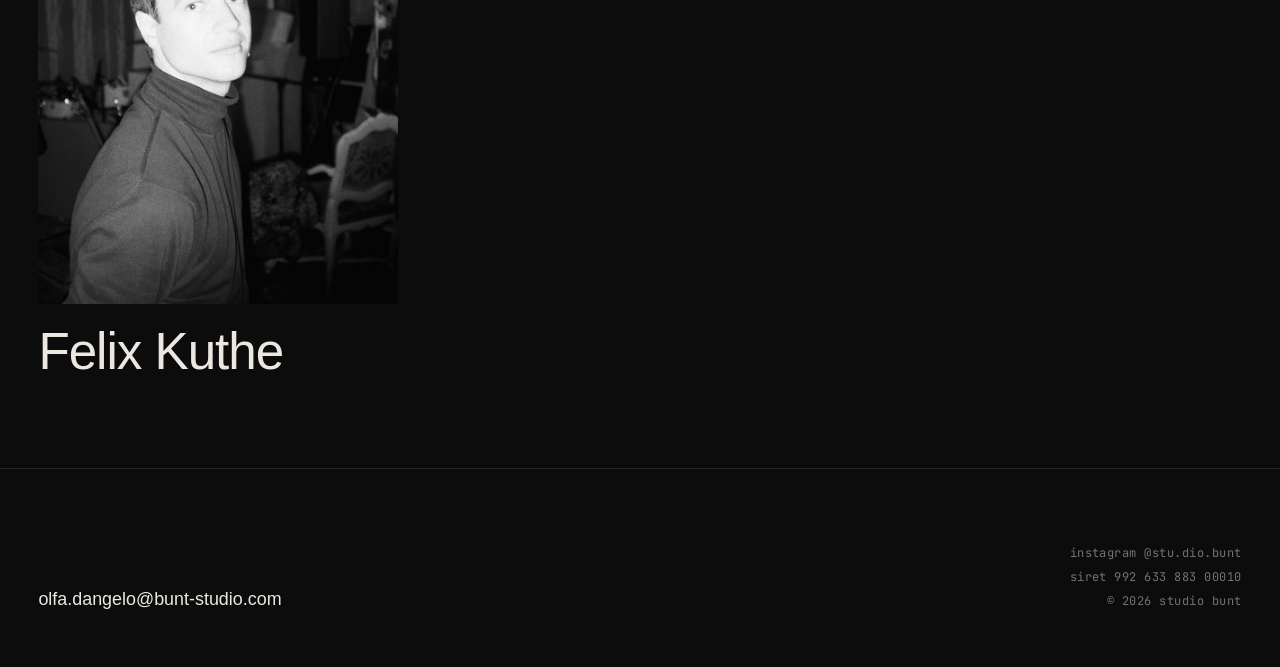
<file: people.html>
<!DOCTYPE html>
<html lang="en">
<head>
    <meta charset="UTF-8">
    <meta name="viewport" content="width=device-width, initial-scale=1.0">
    <title>people — studio bunt</title>
    <meta name="description" content="The people behind studio bunt: Olfa D'Angelo and Felix Kuthe.">
    <link rel="canonical" href="https://bunt-studio.com/people.html">
    <meta property="og:title" content="people — studio bunt">
    <meta property="og:description" content="The people behind studio bunt: Olfa D'Angelo and Felix Kuthe.">
    <link rel="preconnect" href="https://fonts.googleapis.com">
    <link rel="preconnect" href="https://fonts.gstatic.com" crossorigin>
    <link href="https://fonts.googleapis.com/css2?family=JetBrains+Mono:wght@300;400&display=swap" rel="stylesheet">
    <link rel="stylesheet" href="css/style.css?v=10">
</head>
<body>

<header class="site-header">
    <a class="wordmark" href="index.html">studio bunt</a>
    <nav>
        <a href="index.html#works">works</a>
        <a href="people.html" aria-current="page">people</a>
        <a href="collect.html">collect</a>
        <a href="#contact">contact</a>
    </nav>
</header>

<section class="hero short" style="padding:0">
    <canvas class="plot" data-pens="55" data-seed="3" aria-hidden="true"></canvas>
    <div class="copy">
        <h1>people</h1>
        <p>two people — many more machines</p>
    </div>
</section>

<!-- ============ PEOPLE ============
     To add a person: copy one <article class="person"> … </article> block.
     Portraits: black-and-white, 4:5 (e.g. 800 × 1000 px), in images/people/. -->
<section id="founders" style="padding-top:10vh">
    <div class="sec-head"><h2>founders</h2></div>

    <article class="person" id="olfa-dangelo">
        <div class="who">
            <div class="portrait"><img src="images/people/olfa-dangelo.jpg" alt="Portrait of Olfa D'Angelo"></div>
            <h2>Olfa D'Angelo</h2>
        </div>
        <div>
            <div class="bio">
                <p>Olfa is a researcher in applied physics. She studies how gravity — an invisible yet omnipresent force field — shapes the behaviour of matter, and designs experiments for extreme environments, weightlessness in particular, to observe the hidden mechanisms that structure it.</p>
                <p>Her artistic practice questions how we perceive and represent what surrounds us: between visible and invisible, between human sensation and machine perception. Within studio bunt she designs and modifies drawing machines that use or record data, including data from her scientific work and data collected by the machines themselves from their environment. The machines and the algorithms are the tools that translate data into drawings — an interface that gives back a perception of the world different from our own.</p>
            </div>
            <div class="facts">
                <table class="mono">
                    <tr><td>2025</td><td>la nuit des chercheurs, toulouse — public presentation of her research</td></tr>
                    <tr><td>2022</td><td>moon bricks, multimedia installation by ian purnell, cologne — consultant and contributor</td></tr>
                    <tr><td>2020</td><td>physical poetics #4, erg, brussels — workshop and exhibition curation</td></tr>
                </table>
            </div>
            <div class="links mono">
                <a href="mailto:olfa.dangelo@bunt-studio.com">email</a>
            </div>
        </div>
    </article>

    <article class="person" id="felix-kuthe">
        <div class="who">
            <div class="portrait"><img src="images/people/felix-kuthe.jpg" alt="Portrait of Felix Kuthe"></div>
            <h2>Felix Kuthe</h2>
        </div>
        <div>
            <!-- bio, projects and links: to add when Felix sends them (copy the structure from Olfa above) -->
        </div>
    </article>

</section>

<!-- ============ COLLABORATORS ============
     When there are collaborators, remove the comment markers around this section and
     add one <article class="person"> per person, like the founders above.
<section id="collaborators" style="padding-top:8vh">
    <div class="sec-head"><h2>collaborators</h2></div>
</section>
-->

<footer class="site-footer" id="contact">
    <a class="big" href="mailto:olfa.dangelo@bunt-studio.com">olfa.dangelo@bunt-studio.com</a>
    <div class="meta mono dim">
        <a href="https://www.instagram.com/stu.dio.bunt/">instagram @stu.dio.bunt</a><br>
        siret <a href="https://annuaire-entreprises.data.gouv.fr/etablissement/99263388300010" target="_blank" rel="noopener">992 633 883 00010</a><br>
        © 2026 studio bunt
    </div>
</footer>

<script src="js/main.js?v=10"></script>
</body>
</html>
</file>
<file: css/style.css>
/* studio bunt — "signal" design
   Colours, fonts and spacing are all set here; change them once, they apply everywhere. */
:root {
    --bg: #0c0c0c;
    --fg: #ece8e1;
    --dim: #77726c;
    --rule: #242424;
    --pink: #f2a7c3;
    --gold: #f3d77a;
    --copper: #e8875b;
    --paper: #ece8e1;
    --sans: "Helvetica Neue", Helvetica, Arial, sans-serif;
    --mono: "JetBrains Mono", ui-monospace, Menlo, monospace;
    --pad: 3vw;
}

* { margin: 0; padding: 0; box-sizing: border-box; }
html { scroll-behavior: smooth; }
body {
    background: var(--bg);
    color: var(--fg);
    font-family: var(--sans);
    line-height: 1.45;
    -webkit-font-smoothing: antialiased;
}
a { color: inherit; text-decoration: none; }
img { display: block; width: 100%; height: auto; }
::selection { background: var(--pink); color: var(--bg); }

.mono {
    font-family: var(--mono);
    font-size: 12px;
    letter-spacing: .04em;
    text-transform: lowercase;
}
.dim { color: var(--dim); }

/* ---------- header ---------- */
.site-header {
    position: fixed; inset: 0 0 auto 0; z-index: 10;
    display: flex; justify-content: space-between; align-items: center;
    padding: 18px var(--pad) 26px;
    /* dark fade behind the bar keeps it readable over drawings and images */
    background: linear-gradient(to bottom, rgba(12, 12, 12, 1) 0%, rgba(12, 12, 12, .96) 55%, rgba(12, 12, 12, 0) 100%);
}
.wordmark { font-size: 21px; }
.site-header nav a {
    position: relative; margin-left: 30px; font-size: 16px;
    color: var(--fg); transition: color .2s;
}
.site-header nav a::after {
    content: ""; position: absolute; left: 0; right: 0; bottom: -5px; height: 1px;
    background: var(--gold); transform: scaleX(0); transform-origin: left; transition: transform .3s ease;
}
.site-header nav a:hover { color: var(--gold); }
.site-header nav a:hover::after,
.site-header nav a[aria-current="page"]::after { transform: scaleX(1); }
.site-header nav a[aria-current="page"] { color: var(--gold); }

/* ---------- hero with live plotter ---------- */
.hero { position: relative; height: 100vh; min-height: 560px; overflow: hidden; }
.hero.short { height: 62vh; min-height: 420px; }
.plot { position: absolute; inset: 0; width: 100%; height: 100%; cursor: crosshair; }
.hero .copy { position: absolute; left: var(--pad); right: var(--pad); bottom: 7vh; max-width: 640px; pointer-events: none; }
.hero h1 {
    font-weight: 400; font-size: clamp(56px, 9vw, 140px);
    letter-spacing: -.04em; line-height: .9; margin-bottom: 22px;
}
.hero p { font-size: 18px; color: #cfc9c0; }
.readout { position: absolute; right: var(--pad); bottom: 7vh; text-align: right; color: var(--dim); line-height: 1.9; pointer-events: none; }
.readout b { color: var(--gold); font-weight: 400; }
.hint { position: absolute; right: var(--pad); top: 80px; color: var(--dim); pointer-events: none; }

/* ---------- sections ---------- */
section { padding: 14vh var(--pad) 0; }
.sec-head { display: flex; gap: 2vw; align-items: baseline; margin-bottom: 5vh; }
.sec-head h2 { font-weight: 400; font-size: clamp(32px, 4vw, 52px); letter-spacing: -.02em; }

/* ---------- work cards ---------- */
.grid { display: grid; grid-template-columns: repeat(3, 1fr); gap: 4vw 2vw; }
.card .frame { overflow: hidden; aspect-ratio: 4 / 5; background: #151515; }
.card.wide { grid-column: span 2; }
.card.wide .frame { aspect-ratio: 16 / 10; }
.card.square .frame { aspect-ratio: 1 / 1; }
.card img {
    height: 100%; object-fit: cover;
    filter: saturate(.85) brightness(.92);
    transition: transform .8s cubic-bezier(.2, .7, .2, 1), filter .6s;
}
.card:hover img { transform: scale(1.04); filter: none; }
.card h3 { font-weight: 400; font-size: 22px; margin-top: 14px; }
.card p { margin-top: 8px; color: #bdb7ae; font-size: 15px; max-width: 46ch; }
.card table { width: 100%; margin-top: 12px; border-collapse: collapse; }
.card td { padding: 5px 0; border-top: 1px solid var(--rule); vertical-align: top; }
.card td:first-child { color: var(--dim); padding-right: 1em; white-space: nowrap; }
.card td:last-child { text-align: right; }
.credit { margin-top: 6px; color: var(--dim); font-size: 10px; }

/* ---------- works: a list; each row opens its work ---------- */
.work { position: relative; border-top: 1px solid var(--rule); transition: border-color .4s; scroll-margin-top: 70px; }
.work:last-of-type { border-bottom: 1px solid var(--rule); }
.work.open { border-top: 2px solid var(--c); }
.work::before {   /* soft glow in the work's colour, shown when the work is open */
    content: ""; position: absolute; z-index: -1; pointer-events: none;
    top: 0; left: -3vw; right: -3vw; height: 70vh; opacity: 0; transition: opacity .6s;
    background: radial-gradient(60% 60% at 15% 0%, color-mix(in srgb, var(--c) 10%, transparent), transparent 70%);
}
.work.open::before { opacity: 1; }

.work-head button {
    all: unset; box-sizing: border-box; cursor: pointer; width: 100%;
    display: grid; grid-template-columns: 7vw 1fr auto 120px 40px; align-items: center; gap: 2vw;
    padding: 3.2vh 0;
}
.work-head .num { color: var(--c); font-size: 14px; }
.work-head .title {
    font-weight: 400; font-size: clamp(34px, 5.2vw, 84px); letter-spacing: -.035em; line-height: 1;
    transition: color .3s, transform .4s cubic-bezier(.2, .7, .2, 1);
}
.work-head .sub { color: var(--dim); text-align: right; }
.work-head .thumb {
    width: 120px; aspect-ratio: 4 / 3; object-fit: cover;
    filter: grayscale(1) brightness(.7); transition: filter .4s;
}
.work-head .toggle { position: relative; width: 22px; height: 22px; justify-self: end; }
.work-head .toggle::before, .work-head .toggle::after {
    content: ""; position: absolute; left: 0; right: 0; top: 50%; height: 1.5px; background: var(--c);
    transition: transform .4s ease;
}
.work-head .toggle::after { transform: rotate(90deg); }
.work-head button:hover .title, .work.open .work-head .title { color: var(--c); }
.work-head button:hover .title { transform: translateX(.6vw); }
.work-head button:hover .thumb, .work.open .work-head .thumb { filter: none; }
.work.open .work-head .toggle::after { transform: rotate(0deg); }   /* + becomes − */
.work-head button:focus-visible { outline: 1px dashed var(--c); outline-offset: 6px; }

/* "see more": works beyond the first few stay hidden until asked for */
.work.extra { display: none; }
.works-more { display: flex; justify-content: center; margin-top: 5vh; }
.see-more {
    all: unset; cursor: pointer; box-sizing: border-box;
    font-family: var(--mono); font-size: 13px; letter-spacing: .06em; text-transform: lowercase;
    padding: 14px 28px; border: 1px solid var(--dim); color: var(--fg);
    transition: color .25s, border-color .25s, background-color .25s;
}
.see-more:hover { color: var(--bg); background: var(--gold); border-color: var(--gold); }
.see-more:focus-visible { outline: 1px dashed var(--gold); outline-offset: 4px; }

/* the panel slides open */
.work-panel { display: grid; grid-template-rows: 0fr; transition: grid-template-rows .7s cubic-bezier(.2, .7, .2, 1); }
.work.open .work-panel { grid-template-rows: 1fr; }
.work-panel-inner { overflow: clip; min-height: 0; }
.work-panel .work-body { padding: 4vh 0 12vh; }

.work-body { display: grid; grid-template-columns: 5fr 7fr; gap: 5vw; align-items: start; }
.work:nth-of-type(even) .work-body { grid-template-columns: 7fr 5fr; }
.work:nth-of-type(even) .work-text { order: 2; }
.work-text { position: sticky; top: 90px; }
.work-text p { font-size: 17px; color: #d6d0c6; margin-bottom: 1em; max-width: 52ch; }
.work-text table { width: 100%; margin-top: 2em; border-collapse: collapse; max-width: 52ch; }
.work-text td { padding: 7px 0; border-top: 1px solid var(--rule); vertical-align: top; }
.work-text td:first-child { color: var(--c); width: 6.5em; }
.work-text td.name { text-transform: none; }
.work-text td.name a { border-bottom: 1px dotted var(--dim); }
.work-text td.name a:hover { color: var(--c); border-color: var(--c); }
.work-text a.ext { text-transform: none; border-bottom: 1px dotted var(--c); transition: color .2s, border-color .2s; }
.work-text a.ext:hover { color: var(--c); border-bottom-style: solid; }

.work-images { display: grid; grid-template-columns: 1fr 1fr; gap: 3vw 1.6vw; }
.work-images figure.full { grid-column: 1 / -1; }
.work-images figure.offset { grid-column: 1 / -1; width: 62%; margin-left: auto; }
.work-images figure.offset.left { margin-left: 0; }
.work-images img { cursor: zoom-in; background: #151515; transition: opacity .3s; }
.work-images img:hover { opacity: .88; }
.work-images figcaption { margin-top: 8px; color: var(--dim); }

/* images fade up as they arrive on screen (added by main.js) */
.reveal { opacity: 0; transform: translateY(24px); transition: opacity .9s ease, transform .9s cubic-bezier(.2, .7, .2, 1); }
.reveal.in { opacity: 1; transform: none; }

/* lightbox */
.lightbox {
    position: fixed; inset: 0; z-index: 50; background: rgba(8, 8, 8, .96);
    display: flex; flex-direction: column; align-items: center; justify-content: center; gap: 14px;
    cursor: zoom-out; padding: 4vh 4vw;
}
.lightbox[hidden] { display: none; }
.lightbox img { width: auto; max-width: 100%; max-height: 88vh; object-fit: contain; }
.lightbox span { color: var(--dim); }

/* ---------- statement ---------- */
.quote {
    padding: 18vh var(--pad);
    font-size: clamp(24px, 3vw, 40px); line-height: 1.3; letter-spacing: -.01em;
    max-width: 1150px;
}
.quote em { font-style: normal; color: var(--pink); }

/* ---------- people ---------- */
.person {
    display: grid; grid-template-columns: 1fr 2fr; gap: 4vw;
    padding: 6vh 0; border-top: 1px solid var(--rule);
}
.person .portrait { position: relative; aspect-ratio: 4 / 5; background: #151515; overflow: hidden; margin-bottom: 22px; max-width: 360px; }
.person .portrait img { height: 100%; object-fit: cover; transition: transform 1.2s cubic-bezier(.2, .7, .2, 1); }
.person:hover .portrait img { transform: scale(1.03); }
.person .who { position: sticky; top: 90px; align-self: start; }
.person h2 { font-weight: 400; font-size: clamp(32px, 4vw, 56px); letter-spacing: -.02em; line-height: 1; }
.person .role { margin: 12px 0 28px; color: var(--gold); }
.person .bio p { font-size: 17px; color: #d6d0c6; max-width: 62ch; margin-bottom: 1em; }
.person .facts { margin-top: 28px; max-width: 62ch; }
.person .facts table { width: 100%; border-collapse: collapse; }
.person .facts td { padding: 6px 0; border-top: 1px solid var(--rule); vertical-align: top; }
.person .facts td:first-child { color: var(--dim); width: 6em; }
.person .links { margin-top: 24px; display: flex; gap: 20px; flex-wrap: wrap; }
.person .links a { border-bottom: 1px solid var(--dim); padding-bottom: 2px; }
.person .links a:hover { color: var(--gold); border-color: var(--gold); }
.todo, .person .todo { color: var(--copper); }   /* marks placeholder text still to be written */

/* ---------- collect: works for sale ---------- */
.keep-case { text-transform: none; }
.collect { padding-top: 10vh; }
.examples-note { margin-bottom: 4vh; }
.piece {
    display: grid; grid-template-columns: 7fr 5fr; gap: 4vw; align-items: start;
    padding: 7vh 0; border-top: 1px solid var(--rule);
}
.piece:last-of-type { border-bottom: 1px solid var(--rule); }
.piece:nth-of-type(even) { grid-template-columns: 5fr 7fr; }
.piece:nth-of-type(even) .piece-media { order: 2; }
.piece-frame { background: #121212; aspect-ratio: 13 / 16; display: flex; align-items: center; justify-content: center; overflow: hidden; }
.piece-frame img { width: 100%; height: 100%; object-fit: contain; transition: opacity .35s ease; cursor: zoom-in; }
.piece-frame img.fade { opacity: 0; }
.piece-frame video { width: 100%; height: 100%; object-fit: contain; display: block; background: #121212; }
.piece-frame video[hidden], .piece-frame img[hidden] { display: none; }
.thumbs .t.video img { filter: brightness(.8); }
.piece-frame.empty { border: 1px dashed var(--rule); background: none; color: var(--dim); }
.thumbs { display: flex; gap: 10px; margin-top: 12px; }
.thumbs .t { all: unset; cursor: pointer; width: 84px; opacity: .45; transition: opacity .25s; }
.thumbs .t img { aspect-ratio: 1 / 1; object-fit: cover; }
.thumbs .t span { display: block; margin-top: 4px; color: var(--dim); font-size: 10px; }
.thumbs .t:hover, .thumbs .t.on { opacity: 1; }
.thumbs .t:focus-visible { outline: 1px dashed var(--gold); outline-offset: 3px; }

.piece-info { position: sticky; top: 90px; }
.piece-top { display: flex; justify-content: space-between; color: var(--dim); }
.piece-top .status::before { content: "● "; }
.piece-top .new { color: var(--pink); }
.piece[data-status="available"] .status { color: var(--gold); }
.piece[data-status="available"] .status::after { content: "available"; }
.piece[data-status="reserved"] .status { color: var(--copper); }
.piece[data-status="reserved"] .status::after { content: "reserved"; }
.piece[data-status="sold"] .status { color: var(--dim); }
.piece[data-status="sold"] .status::after { content: "sold"; }
.piece h2 { font-weight: 400; font-size: clamp(30px, 3.6vw, 52px); letter-spacing: -.03em; line-height: 1; margin-top: 18px; }
.piece h2 .ed { font-size: .34em; letter-spacing: .04em; color: var(--dim); vertical-align: middle; margin-left: .4em; }
.piece .artist { margin-top: 10px; font-size: 16px; color: #cfc9c0; }
.piece .artist a { border-bottom: 1px dotted var(--dim); }
.piece .artist a:hover { color: var(--gold); border-color: var(--gold); }
.piece .desc { margin-top: 18px; font-size: 16px; color: #bdb7ae; max-width: 44ch; }
.piece table { width: 100%; margin-top: 22px; border-collapse: collapse; max-width: 52ch; }
.piece td { padding: 7px 0; border-top: 1px solid var(--rule); vertical-align: top; }
.piece td:first-child { color: var(--dim); width: 7.5em; padding-right: 1em; white-space: nowrap; }
.piece-buy { display: flex; align-items: center; justify-content: space-between; gap: 20px; margin-top: 28px; max-width: 52ch; flex-wrap: wrap; }
.piece-buy { flex-direction: column; align-items: flex-start; gap: 14px; }
.piece-buy .price { font-size: 24px; letter-spacing: -.01em; }
.frame-opt { display: inline-flex; align-items: center; gap: 9px; color: var(--dim); cursor: pointer; user-select: none; transition: color .2s; }
.frame-opt:hover { color: var(--fg); }
.frame-opt input { position: absolute; opacity: 0; pointer-events: none; }
.frame-opt .box { width: 11px; height: 11px; border: 1px solid currentColor; display: inline-block; position: relative; }
.frame-opt input:checked + .box { border-color: var(--gold); background: var(--gold); box-shadow: inset 0 0 0 2px var(--bg); }
.frame-opt input:checked ~ * , .frame-opt:has(input:checked) { color: var(--fg); }
.frame-opt input:focus-visible + .box { outline: 1px dashed var(--gold); outline-offset: 3px; }
.frame-note {
    font-size: 14px; color: #bdb7ae; max-width: 44ch; margin-top: -4px;
    padding: 2px 0 2px 14px; border-left: 1px solid var(--gold);
}
.piece-buy .ask { align-self: flex-start; }
.ask {
    font-family: var(--mono); font-size: 13px; letter-spacing: .06em;
    padding: 13px 24px; border: 1px solid var(--fg); color: var(--fg);
    transition: color .25s, background-color .25s, border-color .25s;
}
.ask:hover { background: var(--gold); border-color: var(--gold); color: var(--bg); }
.piece[data-status="sold"] .ask { display: none; }
.piece[data-status="sold"] .price { color: var(--dim); text-decoration: line-through; }
.piece[data-status="sold"] .frame-opt, .piece[data-status="sold"] .frame-note { display: none; }
.piece[data-status="sold"] .piece-frame img { opacity: .55; }

/* ---------- footer ---------- */
.site-footer {
    margin-top: 4vh; padding: 8vh var(--pad) 6vh; border-top: 1px solid var(--rule);
    display: grid; grid-template-columns: 1fr auto; gap: 24px 40px; align-items: end;
}
.site-footer .big { font-size: clamp(16px, 1.4vw, 20px); transition: color .2s; }
.site-footer .big:hover { color: var(--gold); }
.site-footer .meta { text-align: right; line-height: 2; }
.site-footer .meta a:hover { color: var(--gold); }

/* ---------- small screens ---------- */
@media (max-width: 760px) {
    :root { --pad: 5vw; }
    .site-header { padding: 14px var(--pad) 22px; }
    .site-header nav { white-space: nowrap; }
    .site-header nav a { margin-left: 12px; font-size: 13.5px; }
    .wordmark { font-size: 16px; white-space: nowrap; }
    .grid { grid-template-columns: 1fr; gap: 10vh; }
    .card.wide { grid-column: auto; }
    .readout, .hint { display: none; }
    .person { grid-template-columns: 1fr; }
    .piece, .piece:nth-of-type(even) { grid-template-columns: 1fr; gap: 4vh; }
    .piece:nth-of-type(even) .piece-media { order: 0; }
    .piece-info { position: static; }
    .thumbs .t { width: 64px; }
    .person .who { position: static; }
    .work-head button { grid-template-columns: 1fr 64px 24px; grid-template-areas: "num thumb toggle" "title thumb toggle" "sub thumb toggle"; gap: 4px 4vw; padding: 2.6vh 0; }
    .work-head .num { grid-area: num; }
    .work-head .title { grid-area: title; font-size: 30px; }
    .work-head .sub { grid-area: sub; text-align: left; }
    .work-head .thumb { grid-area: thumb; width: 64px; }
    .work-head .toggle { grid-area: toggle; width: 18px; height: 18px; }
    .work-body, .work:nth-of-type(even) .work-body { grid-template-columns: 1fr; gap: 6vh; }
    .work:nth-of-type(even) .work-text { order: 0; }
    .work-text { position: static; }
    .work-images figure.offset { width: 80%; }
    .person .portrait { max-width: 300px; }
    .site-footer { grid-template-columns: 1fr; }
    .site-footer .meta { text-align: left; }
}
@media (max-width: 420px) {
    .site-header { flex-wrap: wrap; row-gap: 6px; }
    .site-header nav { width: 100%; display: flex; justify-content: space-between; }
    .site-header nav a { margin-left: 0; }
}
@media (prefers-reduced-motion: reduce) {
    html { scroll-behavior: auto; }
    .card img { transition: none; }
    .reveal { opacity: 1; transform: none; transition: none; }
}
</file>
